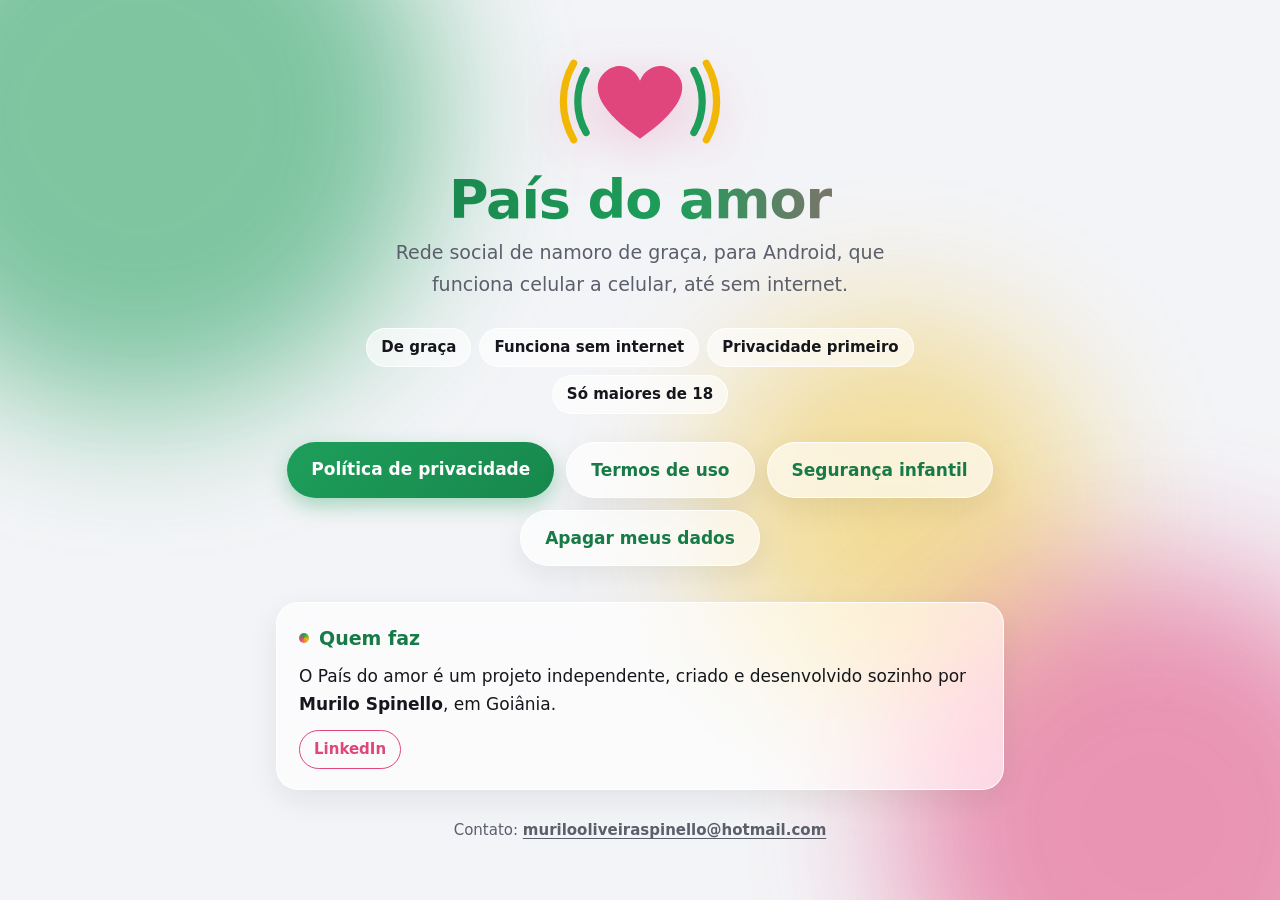
<file: index.html>
<!doctype html>
<html lang="pt-BR">
<head>
  <meta charset="utf-8">
  <meta name="viewport" content="width=device-width, initial-scale=1">
  <title>País do amor</title>
  <meta name="description" content="Rede social de namoro de graça, para Android, que funciona celular a celular, até sem internet.">
  <link rel="icon" href="simbolo.svg" type="image/svg+xml">
  <link rel="stylesheet" href="estilo.css">
</head>
<body>
  <div class="faixa"></div>
  <main class="inicio">
    <img src="simbolo.svg" alt="" width="160">
    <h1>País do amor</h1>
    <p class="frase">Rede social de namoro de graça, para Android, que funciona celular a celular, até sem internet.</p>

    <ul class="selos">
      <li>De graça</li>
      <li>Funciona sem internet</li>
      <li>Privacidade primeiro</li>
      <li>Só maiores de 18</li>
    </ul>

    <div class="botoes">
      <a class="botao" href="privacidade.html">Política de privacidade</a>
      <a class="botao contorno" href="termos.html">Termos de uso</a>
      <a class="botao contorno" href="seguranca-infantil.html">Segurança infantil</a>
      <a class="botao contorno" href="apagar-dados.html">Apagar meus dados</a>
    </div>

    <section class="cartao criador">
      <h2>Quem faz</h2>
      <p>O País do amor é um projeto independente, criado e desenvolvido sozinho por <strong>Murilo Spinello</strong>, em Goiânia.</p>
      <p class="links">
        <a href="https://www.linkedin.com/in/murilo-spinello">LinkedIn</a>
      </p>
    </section>

    <footer>Contato: <a href="mailto:murilooliveiraspinello@hotmail.com">murilooliveiraspinello@hotmail.com</a></footer>
  </main>
</body>
</html>
</file>
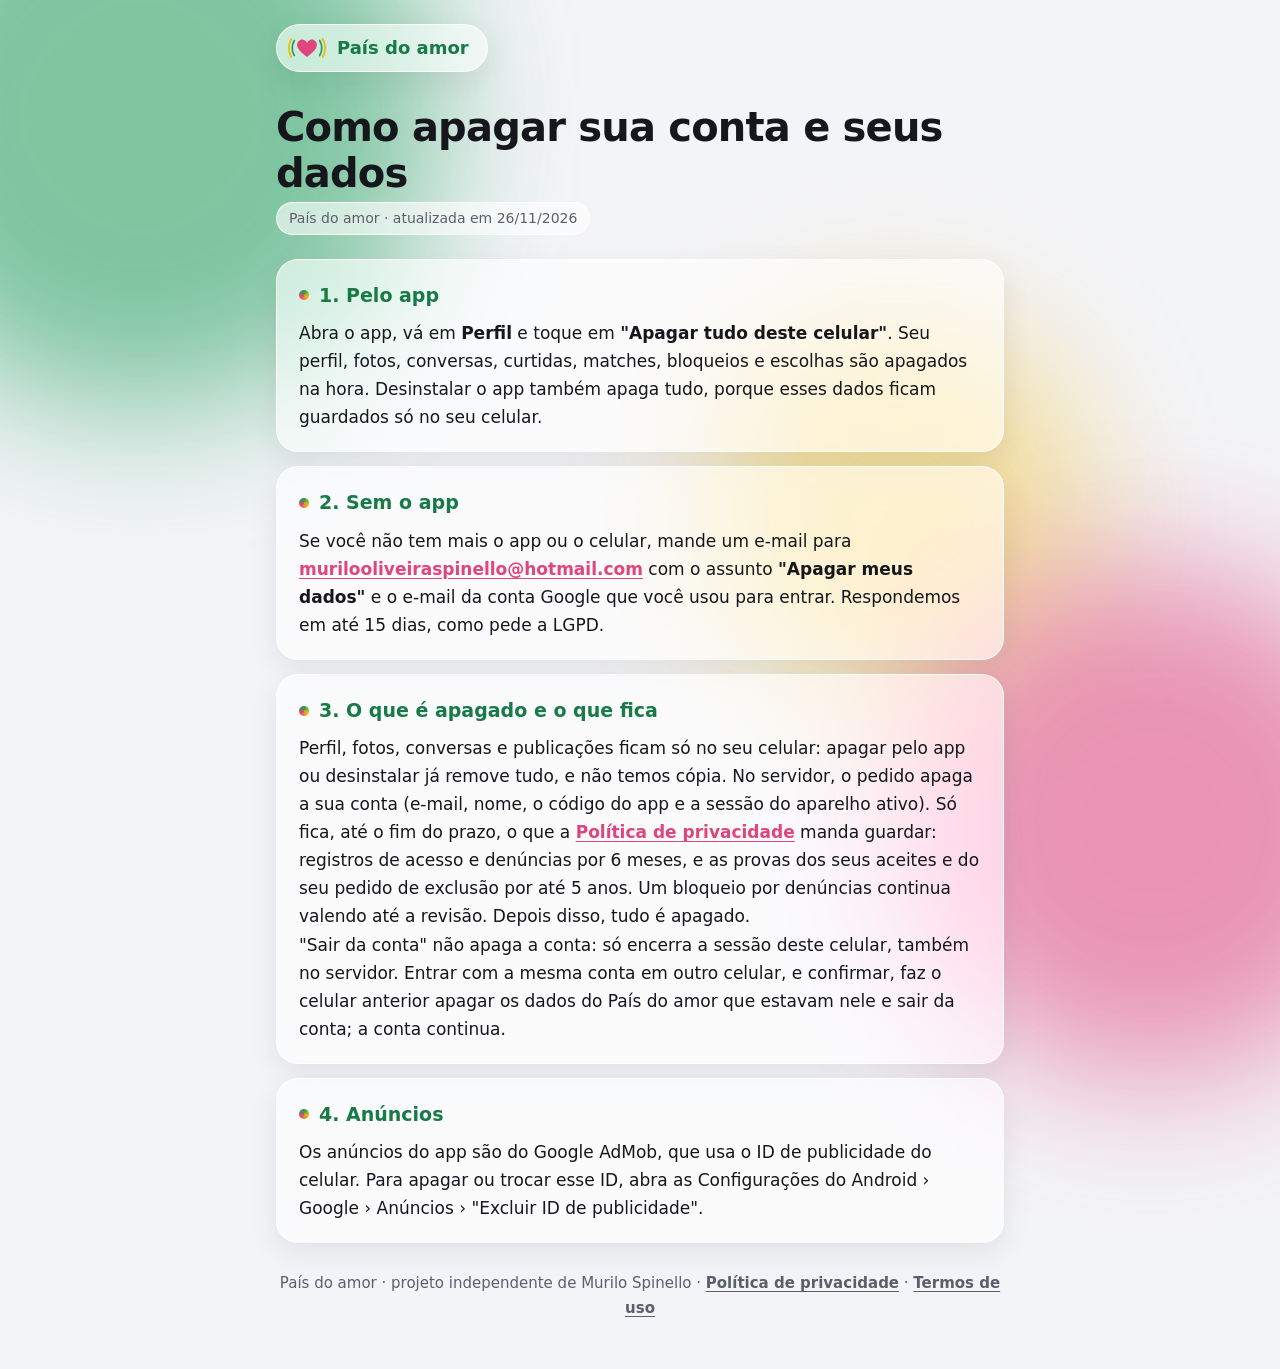
<file: apagar-dados.html>
<!doctype html>
<html lang="pt-BR">
<head>
  <meta charset="utf-8">
  <meta name="viewport" content="width=device-width, initial-scale=1">
  <title>Apagar seus dados · País do amor</title>
  <link rel="icon" href="simbolo.svg" type="image/svg+xml">
  <link rel="stylesheet" href="estilo.css">
</head>
<body>
  <div class="faixa"></div>
  <main>
    <a class="topo" href="./"><img src="simbolo.svg" alt="" width="56"><span>País do amor</span></a>
    <h1>Como apagar sua conta e seus dados</h1>
    <p class="versao">País do amor · atualizada em 26/11/2026</p>

    <section class="cartao">
      <h2>1. Pelo app</h2>
      <p>Abra o app, vá em <strong>Perfil</strong> e toque em <strong>"Apagar tudo deste celular"</strong>. Seu perfil, fotos, conversas, curtidas, matches, bloqueios e escolhas são apagados na hora. Desinstalar o app também apaga tudo, porque esses dados ficam guardados só no seu celular.</p>
    </section>

    <section class="cartao">
      <h2>2. Sem o app</h2>
      <p>Se você não tem mais o app ou o celular, mande um e-mail para <a href="mailto:murilooliveiraspinello@hotmail.com?subject=Apagar%20meus%20dados%20do%20Pa%C3%ADs%20do%20amor">murilooliveiraspinello@hotmail.com</a> com o assunto <strong>"Apagar meus dados"</strong> e o e-mail da conta Google que você usou para entrar. Respondemos em até 15 dias, como pede a LGPD.</p>
    </section>

    <section class="cartao">
      <h2>3. O que é apagado e o que fica</h2>
      <p>Perfil, fotos, conversas e publicações ficam só no seu celular: apagar pelo app ou desinstalar já remove tudo, e não temos cópia. No servidor, o pedido apaga a sua conta (e-mail, nome, o código do app e a sessão do aparelho ativo). Só fica, até o fim do prazo, o que a <a href="privacidade.html">Política de privacidade</a> manda guardar: registros de acesso e denúncias por 6 meses, e as provas dos seus aceites e do seu pedido de exclusão por até 5 anos. Um bloqueio por denúncias continua valendo até a revisão. Depois disso, tudo é apagado.</p>
      <p>"Sair da conta" não apaga a conta: só encerra a sessão deste celular, também no servidor. Entrar com a mesma conta em outro celular, e confirmar, faz o celular anterior apagar os dados do País do amor que estavam nele e sair da conta; a conta continua.</p>
    </section>

    <section class="cartao">
      <h2>4. Anúncios</h2>
      <p>Os anúncios do app são do Google AdMob, que usa o ID de publicidade do celular. Para apagar ou trocar esse ID, abra as Configurações do Android › Google › Anúncios › "Excluir ID de publicidade".</p>
    </section>

    <footer>País do amor · projeto independente de Murilo Spinello · <a href="privacidade.html">Política de privacidade</a> · <a href="termos.html">Termos de uso</a></footer>
  </main>
</body>
</html>
</file>
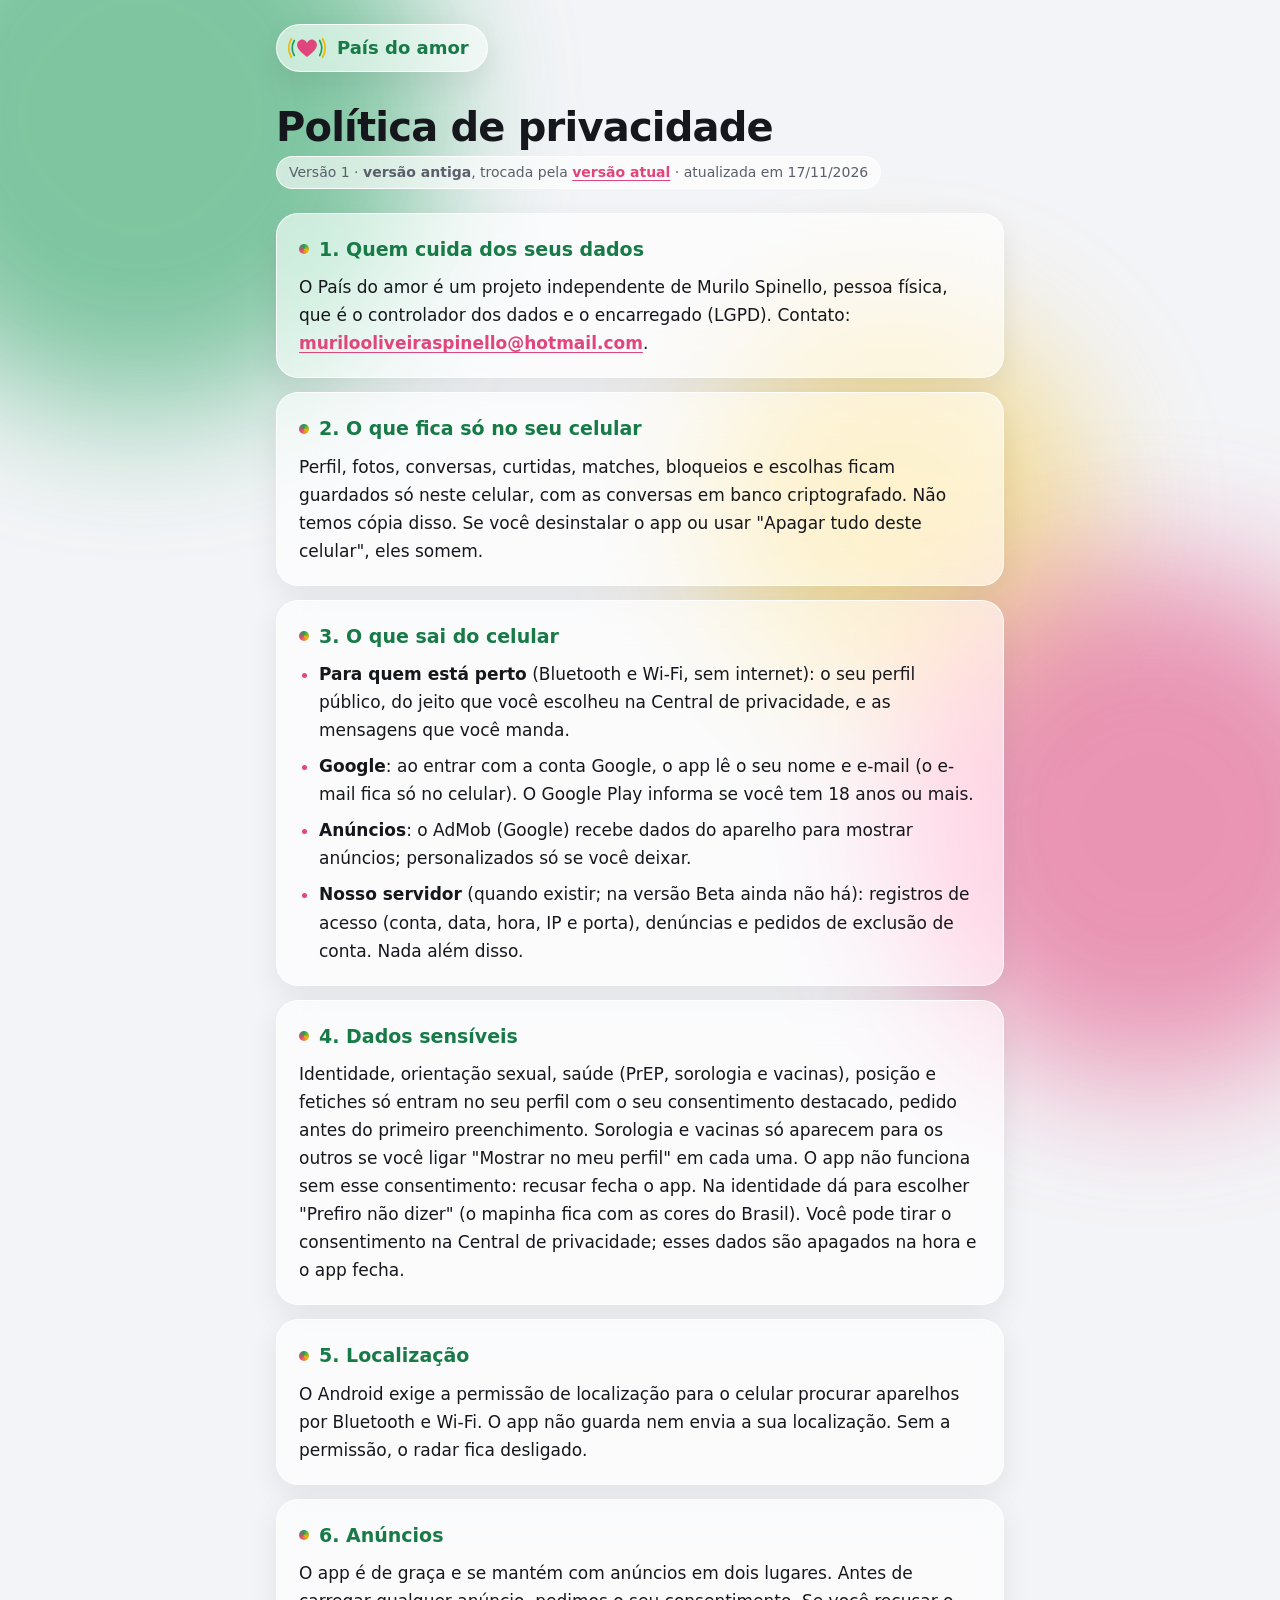
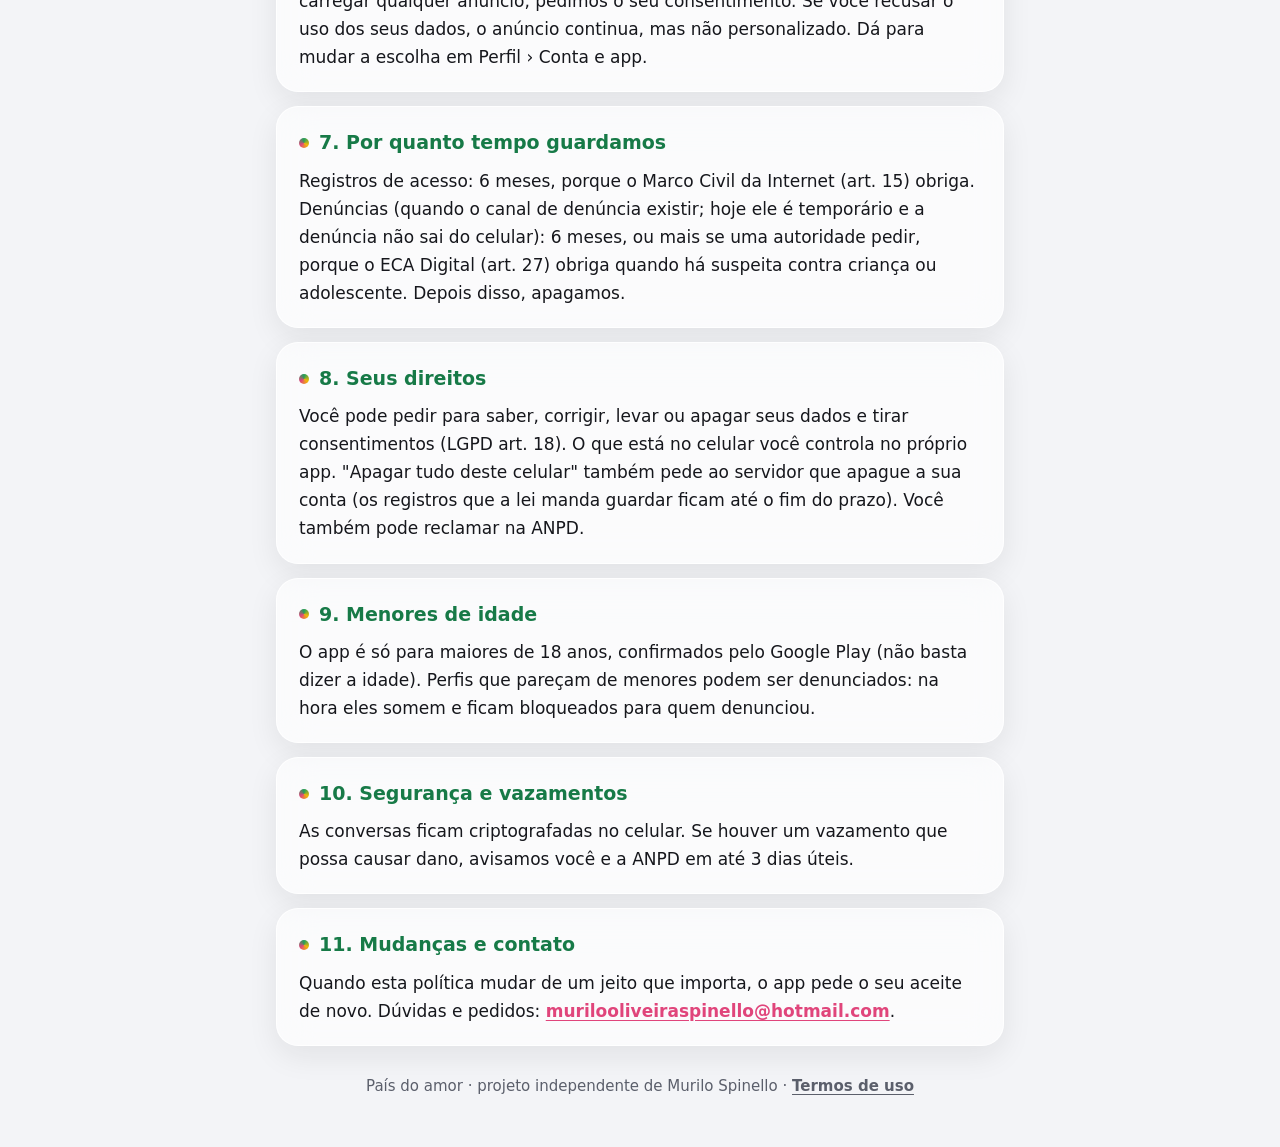
<file: privacidade-v1.html>
<!doctype html>
<html lang="pt-BR">
<head>
  <meta charset="utf-8">
  <meta name="viewport" content="width=device-width, initial-scale=1">
  <title>Política de privacidade · País do amor</title>
  <link rel="icon" href="simbolo.svg" type="image/svg+xml">
  <link rel="stylesheet" href="estilo.css">
</head>
<body>
  <div class="faixa"></div>
  <main>
    <a class="topo" href="./"><img src="simbolo.svg" alt="" width="56"><span>País do amor</span></a>
    <h1>Política de privacidade</h1>
    <p class="versao">Versão 1 · <strong>versão antiga</strong>, trocada pela <a href="privacidade.html">versão atual</a> · atualizada em 17/11/2026</p>

    <section class="cartao">
      <h2>1. Quem cuida dos seus dados</h2>
      <p>O País do amor é um projeto independente de Murilo Spinello, pessoa física, que é o controlador dos dados e o encarregado (LGPD). Contato: <a href="mailto:murilooliveiraspinello@hotmail.com">murilooliveiraspinello@hotmail.com</a>.</p>
    </section>

    <section class="cartao">
      <h2>2. O que fica só no seu celular</h2>
      <p>Perfil, fotos, conversas, curtidas, matches, bloqueios e escolhas ficam guardados só neste celular, com as conversas em banco criptografado. Não temos cópia disso. Se você desinstalar o app ou usar "Apagar tudo deste celular", eles somem.</p>
    </section>

    <section class="cartao">
      <h2>3. O que sai do celular</h2>
      <ul>
        <li><strong>Para quem está perto</strong> (Bluetooth e Wi-Fi, sem internet): o seu perfil público, do jeito que você escolheu na Central de privacidade, e as mensagens que você manda.</li>
        <li><strong>Google</strong>: ao entrar com a conta Google, o app lê o seu nome e e-mail (o e-mail fica só no celular). O Google Play informa se você tem 18 anos ou mais.</li>
        <li><strong>Anúncios</strong>: o AdMob (Google) recebe dados do aparelho para mostrar anúncios; personalizados só se você deixar.</li>
        <li><strong>Nosso servidor</strong> (quando existir; na versão Beta ainda não há): registros de acesso (conta, data, hora, IP e porta), denúncias e pedidos de exclusão de conta. Nada além disso.</li>
      </ul>
    </section>

    <section class="cartao">
      <h2>4. Dados sensíveis</h2>
      <p>Identidade, orientação sexual, saúde (PrEP, sorologia e vacinas), posição e fetiches só entram no seu perfil com o seu consentimento destacado, pedido antes do primeiro preenchimento. Sorologia e vacinas só aparecem para os outros se você ligar "Mostrar no meu perfil" em cada uma. O app não funciona sem esse consentimento: recusar fecha o app. Na identidade dá para escolher "Prefiro não dizer" (o mapinha fica com as cores do Brasil). Você pode tirar o consentimento na Central de privacidade; esses dados são apagados na hora e o app fecha.</p>
    </section>

    <section class="cartao">
      <h2>5. Localização</h2>
      <p>O Android exige a permissão de localização para o celular procurar aparelhos por Bluetooth e Wi-Fi. O app não guarda nem envia a sua localização. Sem a permissão, o radar fica desligado.</p>
    </section>

    <section class="cartao">
      <h2>6. Anúncios</h2>
      <p>O app é de graça e se mantém com anúncios em dois lugares. Antes de carregar qualquer anúncio, pedimos o seu consentimento. Se você recusar o uso dos seus dados, o anúncio continua, mas não personalizado. Dá para mudar a escolha em Perfil › Conta e app.</p>
    </section>

    <section class="cartao">
      <h2>7. Por quanto tempo guardamos</h2>
      <p>Registros de acesso: 6 meses, porque o Marco Civil da Internet (art. 15) obriga. Denúncias (quando o canal de denúncia existir; hoje ele é temporário e a denúncia não sai do celular): 6 meses, ou mais se uma autoridade pedir, porque o ECA Digital (art. 27) obriga quando há suspeita contra criança ou adolescente. Depois disso, apagamos.</p>
    </section>

    <section class="cartao">
      <h2>8. Seus direitos</h2>
      <p>Você pode pedir para saber, corrigir, levar ou apagar seus dados e tirar consentimentos (LGPD art. 18). O que está no celular você controla no próprio app. "Apagar tudo deste celular" também pede ao servidor que apague a sua conta (os registros que a lei manda guardar ficam até o fim do prazo). Você também pode reclamar na ANPD.</p>
    </section>

    <section class="cartao">
      <h2>9. Menores de idade</h2>
      <p>O app é só para maiores de 18 anos, confirmados pelo Google Play (não basta dizer a idade). Perfis que pareçam de menores podem ser denunciados: na hora eles somem e ficam bloqueados para quem denunciou.</p>
    </section>

    <section class="cartao">
      <h2>10. Segurança e vazamentos</h2>
      <p>As conversas ficam criptografadas no celular. Se houver um vazamento que possa causar dano, avisamos você e a ANPD em até 3 dias úteis.</p>
    </section>

    <section class="cartao">
      <h2>11. Mudanças e contato</h2>
      <p>Quando esta política mudar de um jeito que importa, o app pede o seu aceite de novo. Dúvidas e pedidos: <a href="mailto:murilooliveiraspinello@hotmail.com">murilooliveiraspinello@hotmail.com</a>.</p>
    </section>

    <footer>País do amor · projeto independente de Murilo Spinello · <a href="termos.html">Termos de uso</a></footer>
  </main>
</body>
</html>
</file>
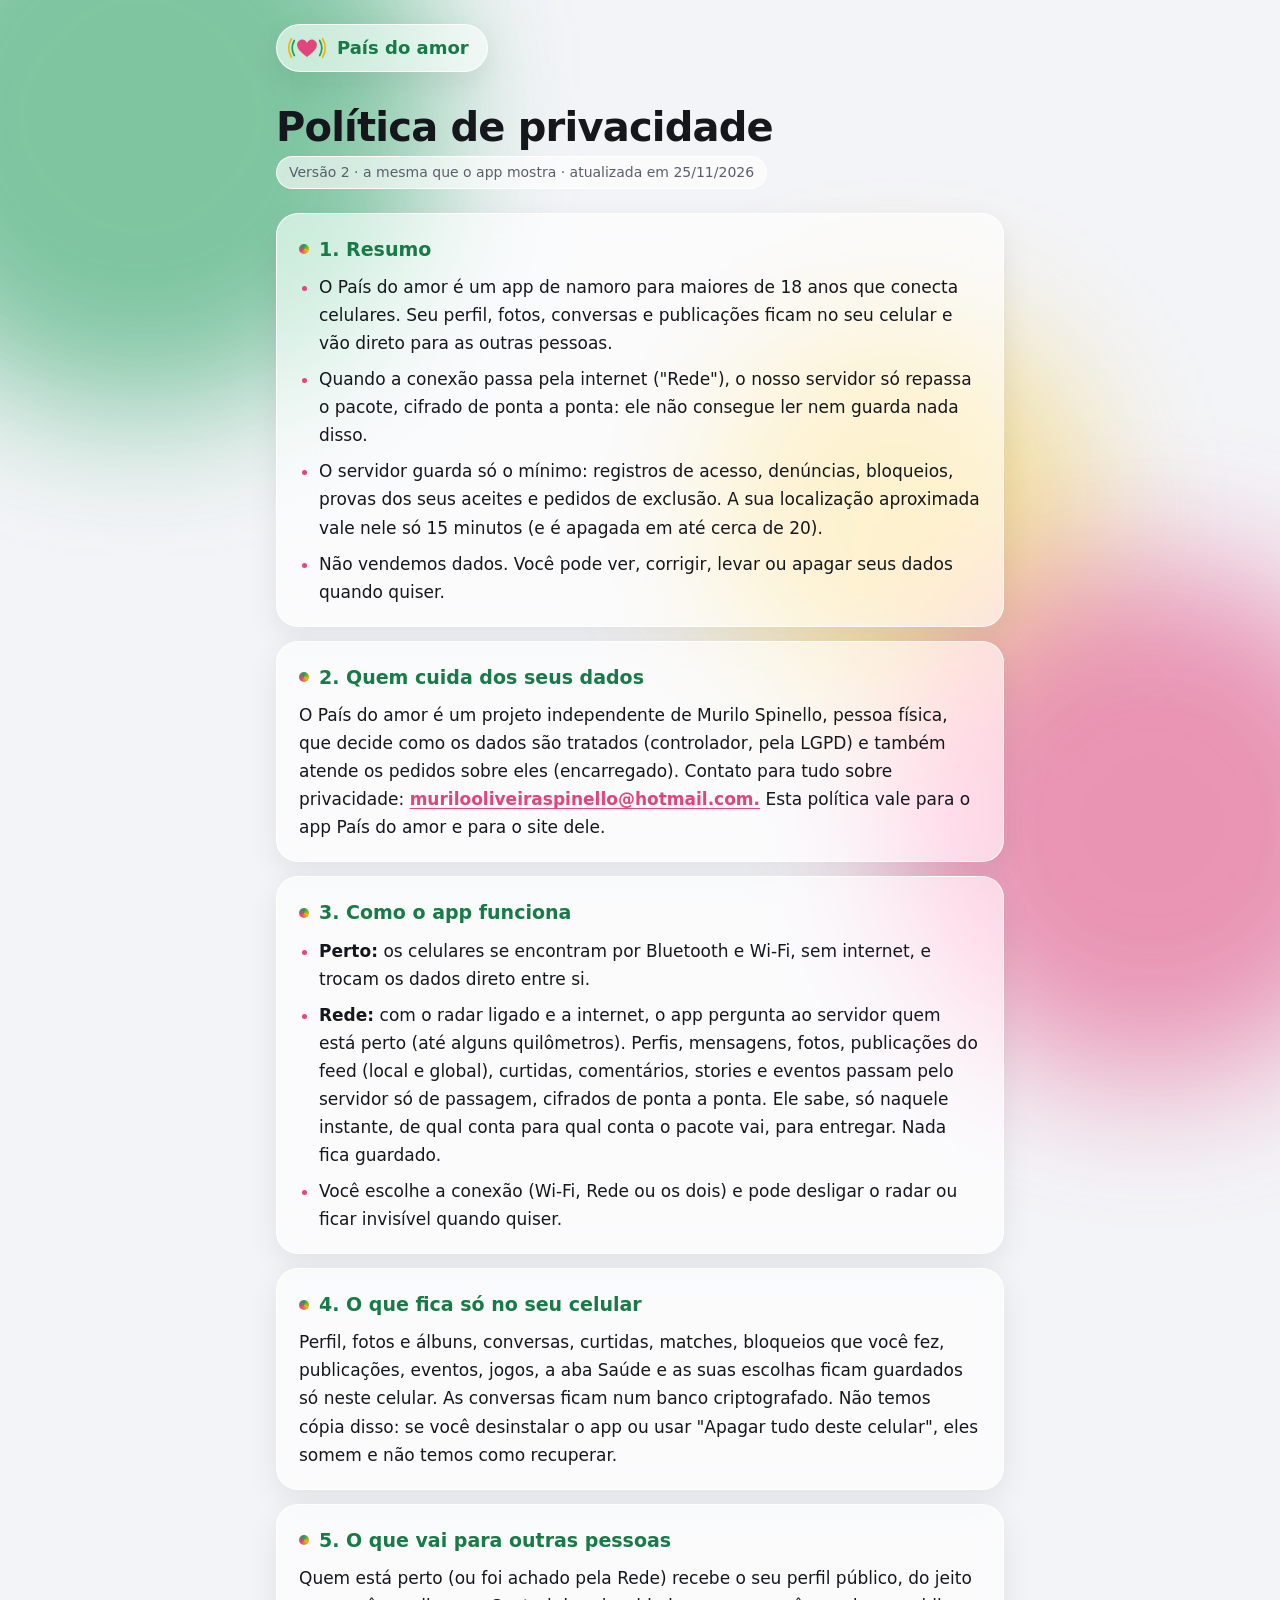
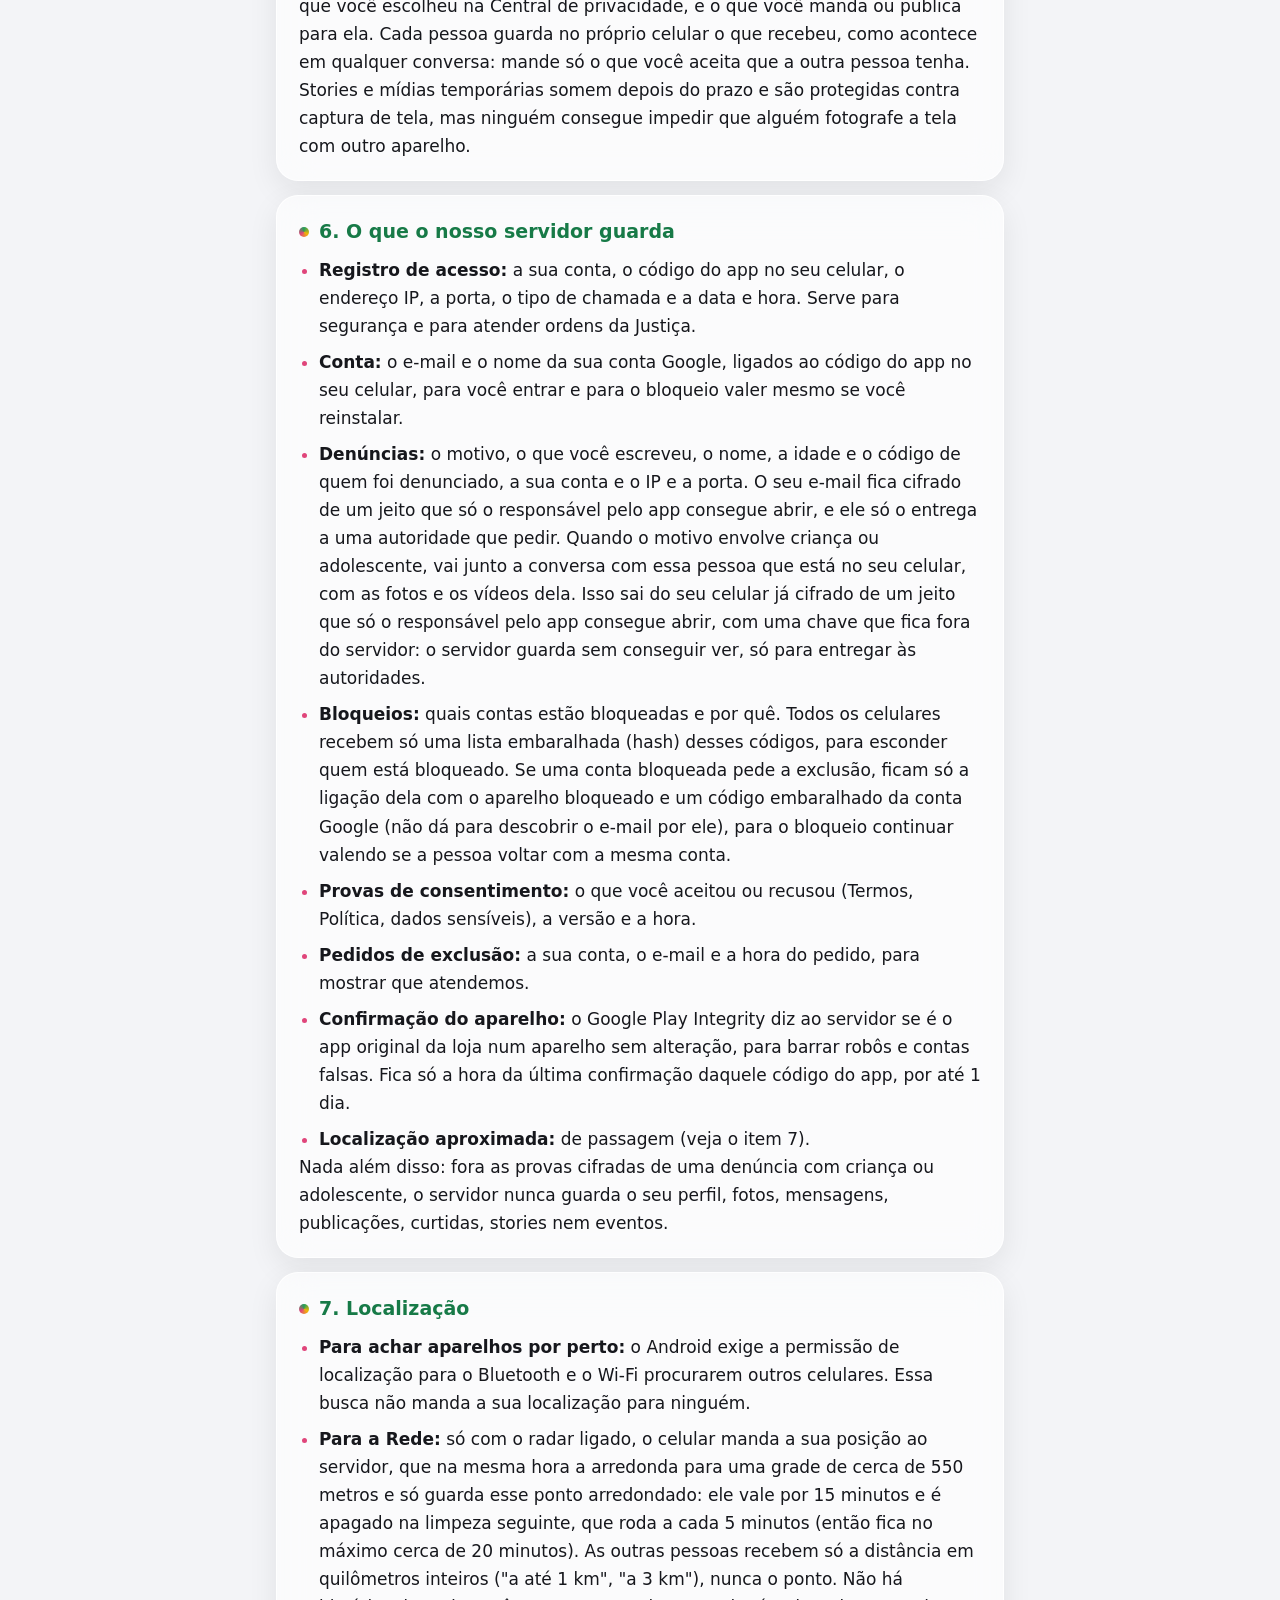
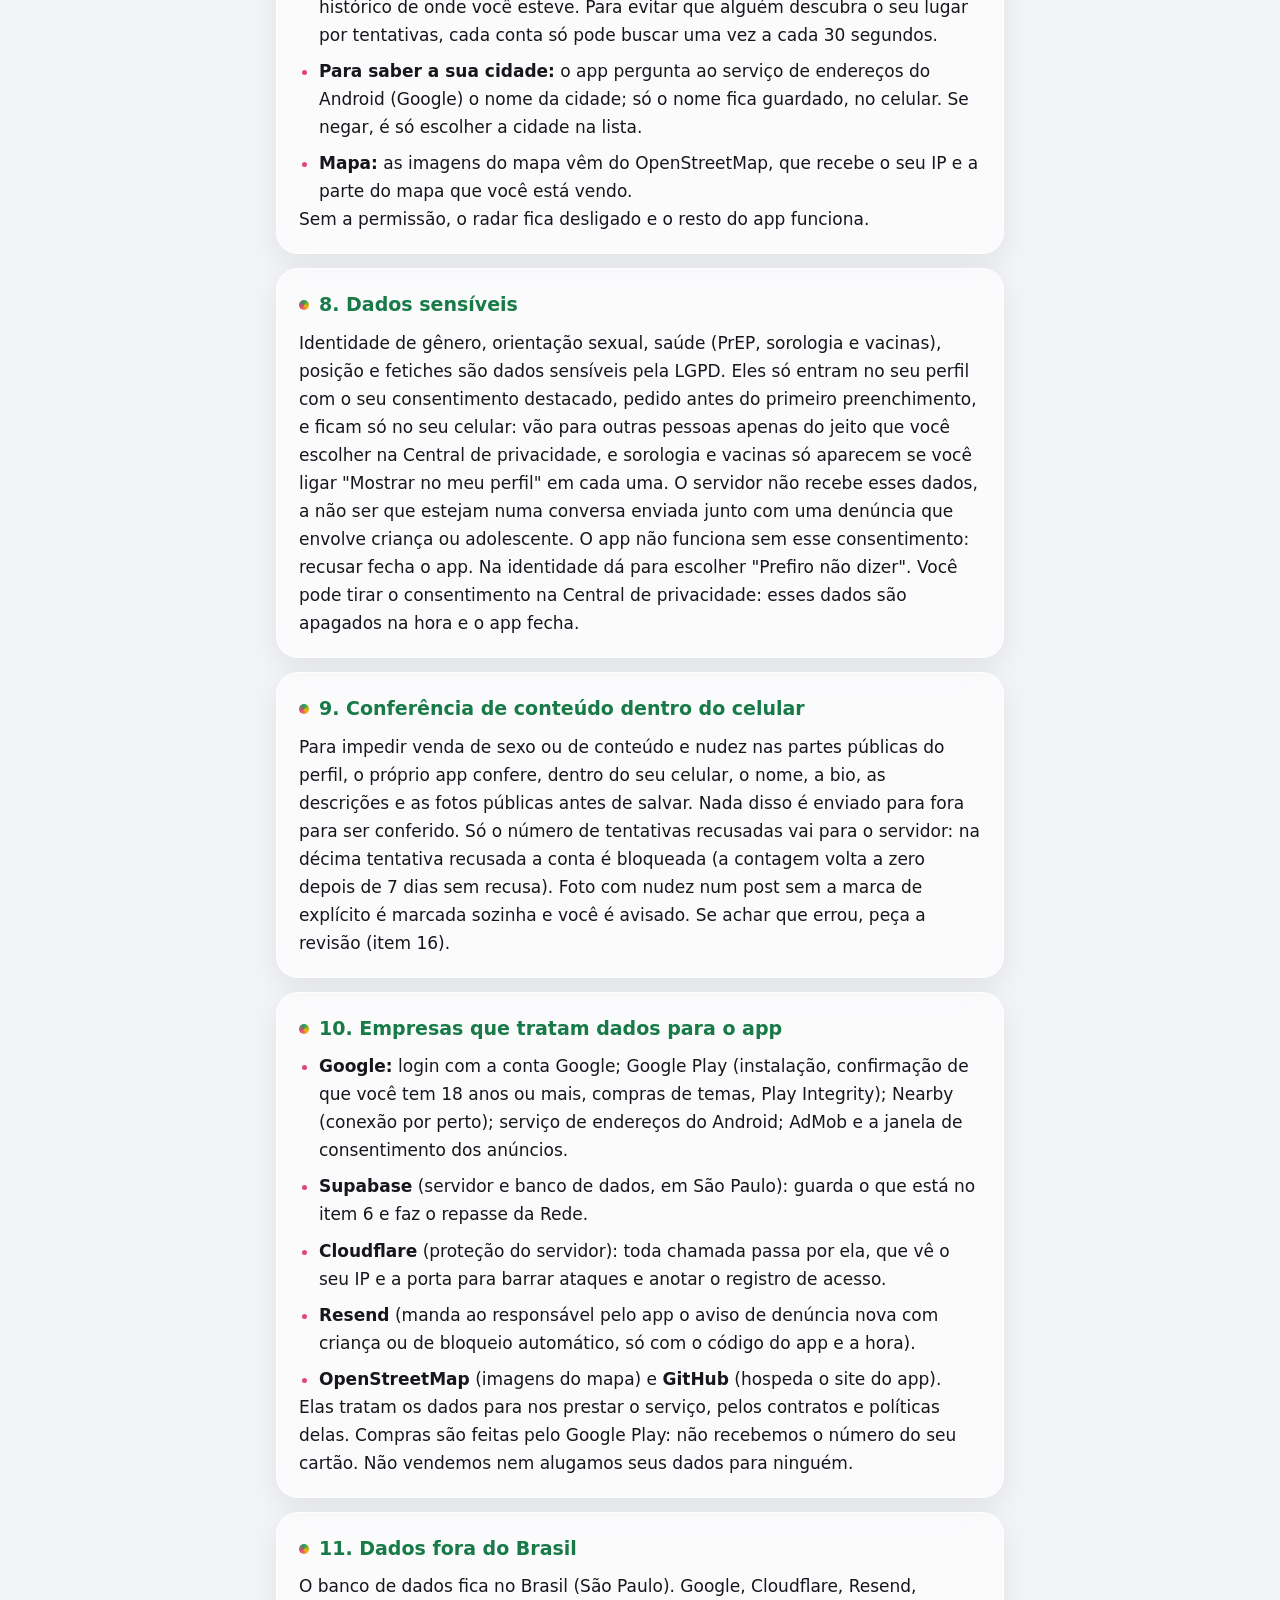
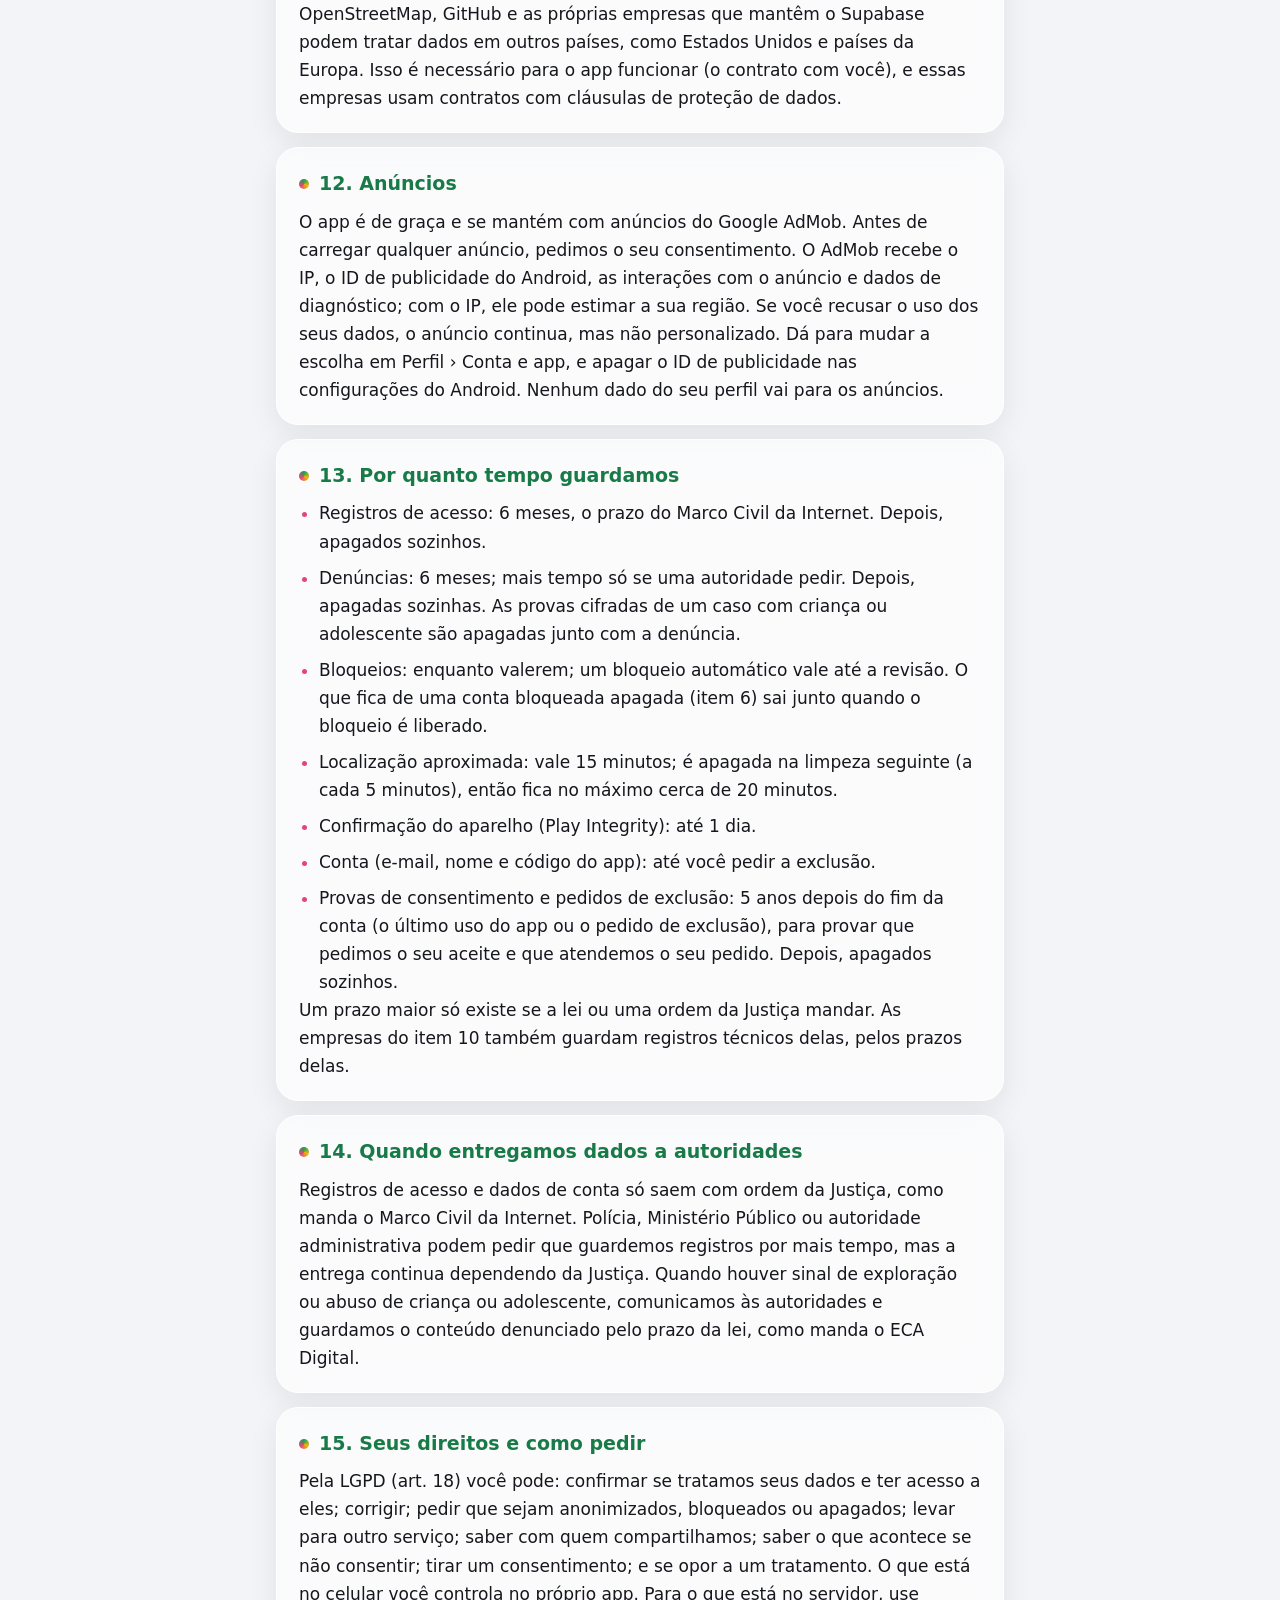
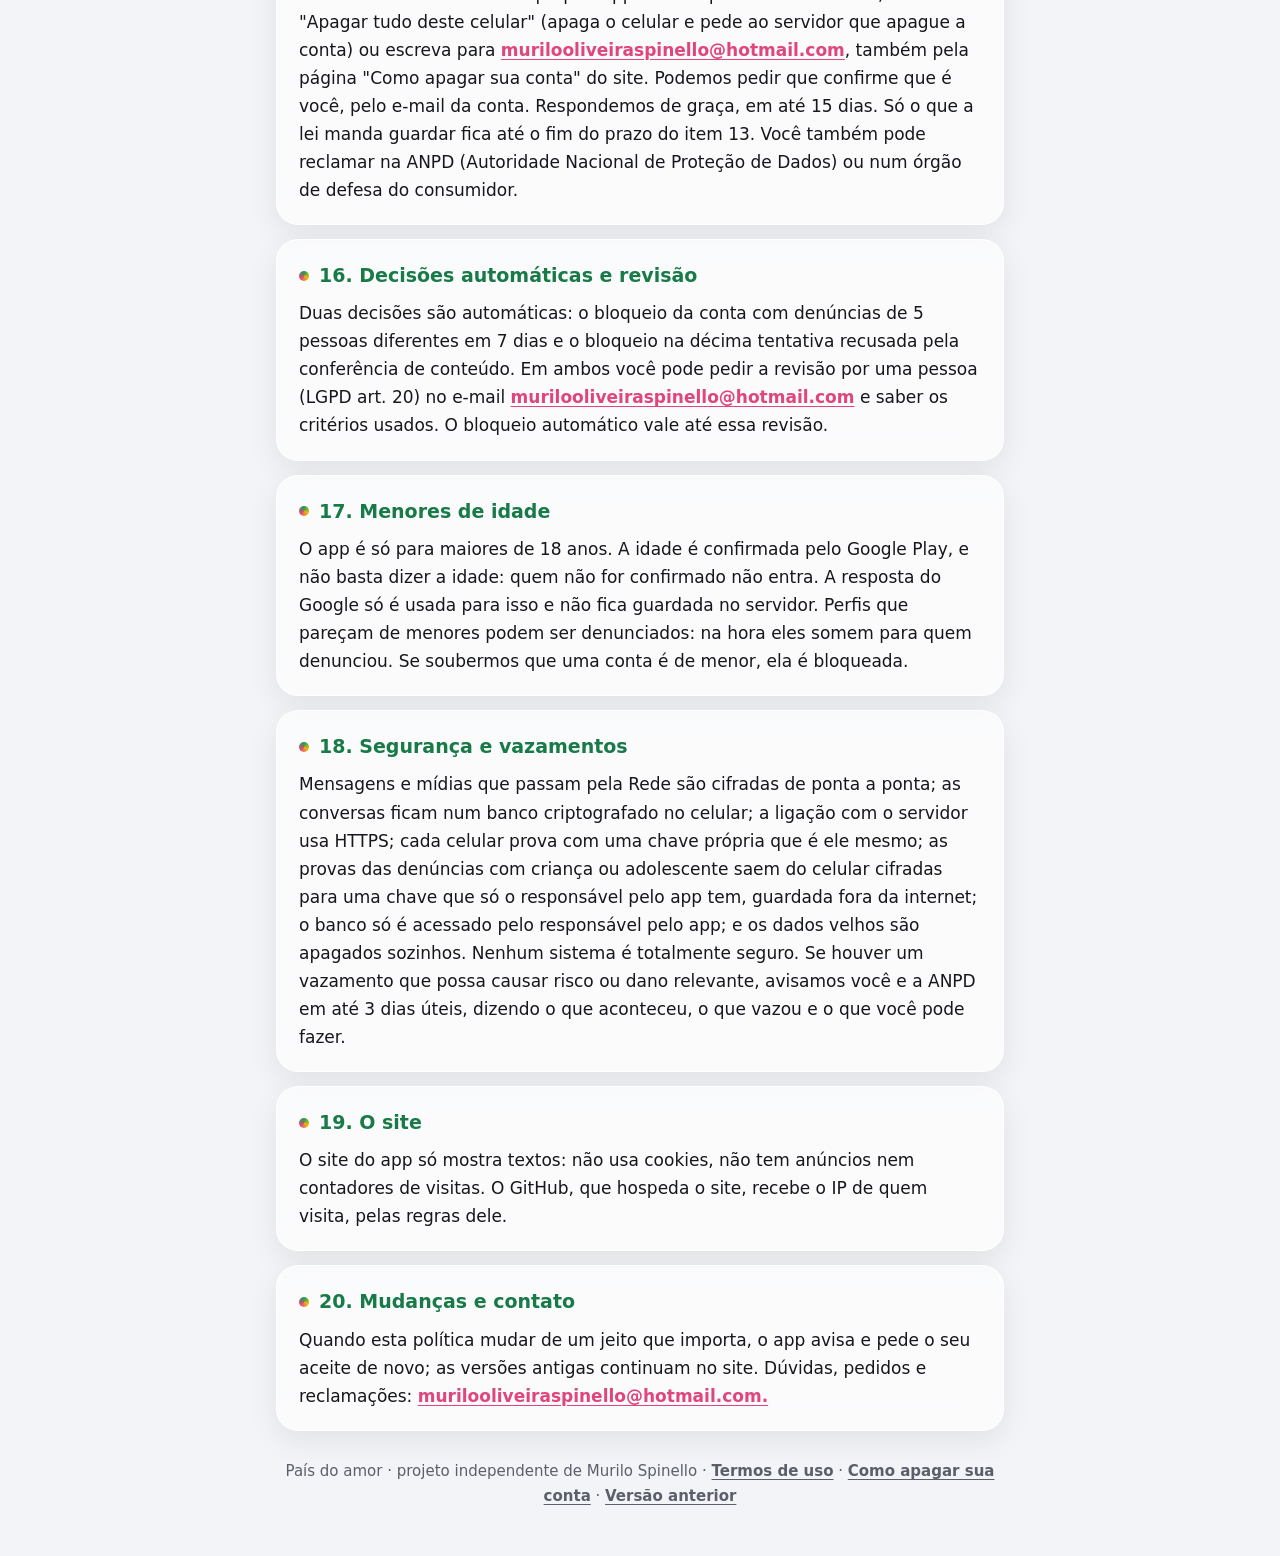
<file: privacidade-v2.html>
<!doctype html>
<html lang="pt-BR">
<head>
  <meta charset="utf-8">
  <meta name="viewport" content="width=device-width, initial-scale=1">
  <title>Política de privacidade · País do amor</title>
  <link rel="icon" href="simbolo.svg" type="image/svg+xml">
  <link rel="stylesheet" href="estilo.css">
</head>
<body>
  <div class="faixa"></div>
  <main>
    <a class="topo" href="./"><img src="simbolo.svg" alt="" width="56"><span>País do amor</span></a>
    <h1>Política de privacidade</h1>
    <p class="versao">Versão 2 · a mesma que o app mostra · atualizada em 25/11/2026</p>

    <section class="cartao">
      <h2>1. Resumo</h2>
      <ul>
        <li>O País do amor é um app de namoro para maiores de 18 anos que conecta celulares. Seu perfil, fotos, conversas e publicações ficam no seu celular e vão direto para as outras pessoas.</li>
        <li>Quando a conexão passa pela internet ("Rede"), o nosso servidor só repassa o pacote, cifrado de ponta a ponta: ele não consegue ler nem guarda nada disso.</li>
        <li>O servidor guarda só o mínimo: registros de acesso, denúncias, bloqueios, provas dos seus aceites e pedidos de exclusão. A sua localização aproximada vale nele só 15 minutos (e é apagada em até cerca de 20).</li>
        <li>Não vendemos dados. Você pode ver, corrigir, levar ou apagar seus dados quando quiser.</li>
      </ul>
    </section>

    <section class="cartao">
      <h2>2. Quem cuida dos seus dados</h2>
      <p>O País do amor é um projeto independente de Murilo Spinello, pessoa física, que decide como os dados são tratados (controlador, pela LGPD) e também atende os pedidos sobre eles (encarregado). Contato para tudo sobre privacidade: <a href="mailto:murilooliveiraspinello@hotmail.com.">murilooliveiraspinello@hotmail.com.</a> Esta política vale para o app País do amor e para o site dele.</p>
    </section>

    <section class="cartao">
      <h2>3. Como o app funciona</h2>
      <ul>
        <li><strong>Perto:</strong> os celulares se encontram por Bluetooth e Wi-Fi, sem internet, e trocam os dados direto entre si.</li>
        <li><strong>Rede:</strong> com o radar ligado e a internet, o app pergunta ao servidor quem está perto (até alguns quilômetros). Perfis, mensagens, fotos, publicações do feed (local e global), curtidas, comentários, stories e eventos passam pelo servidor só de passagem, cifrados de ponta a ponta. Ele sabe, só naquele instante, de qual conta para qual conta o pacote vai, para entregar. Nada fica guardado.</li>
        <li>Você escolhe a conexão (Wi-Fi, Rede ou os dois) e pode desligar o radar ou ficar invisível quando quiser.</li>
      </ul>
    </section>

    <section class="cartao">
      <h2>4. O que fica só no seu celular</h2>
      <p>Perfil, fotos e álbuns, conversas, curtidas, matches, bloqueios que você fez, publicações, eventos, jogos, a aba Saúde e as suas escolhas ficam guardados só neste celular. As conversas ficam num banco criptografado. Não temos cópia disso: se você desinstalar o app ou usar "Apagar tudo deste celular", eles somem e não temos como recuperar.</p>
    </section>

    <section class="cartao">
      <h2>5. O que vai para outras pessoas</h2>
      <p>Quem está perto (ou foi achado pela Rede) recebe o seu perfil público, do jeito que você escolheu na Central de privacidade, e o que você manda ou publica para ela. Cada pessoa guarda no próprio celular o que recebeu, como acontece em qualquer conversa: mande só o que você aceita que a outra pessoa tenha. Stories e mídias temporárias somem depois do prazo e são protegidas contra captura de tela, mas ninguém consegue impedir que alguém fotografe a tela com outro aparelho.</p>
    </section>

    <section class="cartao">
      <h2>6. O que o nosso servidor guarda</h2>
      <ul>
        <li><strong>Registro de acesso:</strong> a sua conta, o código do app no seu celular, o endereço IP, a porta, o tipo de chamada e a data e hora. Serve para segurança e para atender ordens da Justiça.</li>
        <li><strong>Conta:</strong> o e-mail e o nome da sua conta Google, ligados ao código do app no seu celular, para você entrar e para o bloqueio valer mesmo se você reinstalar.</li>
        <li><strong>Denúncias:</strong> o motivo, o que você escreveu, o nome, a idade e o código de quem foi denunciado, a sua conta e o IP e a porta. O seu e-mail fica cifrado de um jeito que só o responsável pelo app consegue abrir, e ele só o entrega a uma autoridade que pedir. Quando o motivo envolve criança ou adolescente, vai junto a conversa com essa pessoa que está no seu celular, com as fotos e os vídeos dela. Isso sai do seu celular já cifrado de um jeito que só o responsável pelo app consegue abrir, com uma chave que fica fora do servidor: o servidor guarda sem conseguir ver, só para entregar às autoridades.</li>
        <li><strong>Bloqueios:</strong> quais contas estão bloqueadas e por quê. Todos os celulares recebem só uma lista embaralhada (hash) desses códigos, para esconder quem está bloqueado. Se uma conta bloqueada pede a exclusão, ficam só a ligação dela com o aparelho bloqueado e um código embaralhado da conta Google (não dá para descobrir o e-mail por ele), para o bloqueio continuar valendo se a pessoa voltar com a mesma conta.</li>
        <li><strong>Provas de consentimento:</strong> o que você aceitou ou recusou (Termos, Política, dados sensíveis), a versão e a hora.</li>
        <li><strong>Pedidos de exclusão:</strong> a sua conta, o e-mail e a hora do pedido, para mostrar que atendemos.</li>
        <li><strong>Confirmação do aparelho:</strong> o Google Play Integrity diz ao servidor se é o app original da loja num aparelho sem alteração, para barrar robôs e contas falsas. Fica só a hora da última confirmação daquele código do app, por até 1 dia.</li>
        <li><strong>Localização aproximada:</strong> de passagem (veja o item 7).</li>
      </ul>
      <p>Nada além disso: fora as provas cifradas de uma denúncia com criança ou adolescente, o servidor nunca guarda o seu perfil, fotos, mensagens, publicações, curtidas, stories nem eventos.</p>
    </section>

    <section class="cartao">
      <h2>7. Localização</h2>
      <ul>
        <li><strong>Para achar aparelhos por perto:</strong> o Android exige a permissão de localização para o Bluetooth e o Wi-Fi procurarem outros celulares. Essa busca não manda a sua localização para ninguém.</li>
        <li><strong>Para a Rede:</strong> só com o radar ligado, o celular manda a sua posição ao servidor, que na mesma hora a arredonda para uma grade de cerca de 550 metros e só guarda esse ponto arredondado: ele vale por 15 minutos e é apagado na limpeza seguinte, que roda a cada 5 minutos (então fica no máximo cerca de 20 minutos). As outras pessoas recebem só a distância em quilômetros inteiros ("a até 1 km", "a 3 km"), nunca o ponto. Não há histórico de onde você esteve. Para evitar que alguém descubra o seu lugar por tentativas, cada conta só pode buscar uma vez a cada 30 segundos.</li>
        <li><strong>Para saber a sua cidade:</strong> o app pergunta ao serviço de endereços do Android (Google) o nome da cidade; só o nome fica guardado, no celular. Se negar, é só escolher a cidade na lista.</li>
        <li><strong>Mapa:</strong> as imagens do mapa vêm do OpenStreetMap, que recebe o seu IP e a parte do mapa que você está vendo.</li>
      </ul>
      <p>Sem a permissão, o radar fica desligado e o resto do app funciona.</p>
    </section>

    <section class="cartao">
      <h2>8. Dados sensíveis</h2>
      <p>Identidade de gênero, orientação sexual, saúde (PrEP, sorologia e vacinas), posição e fetiches são dados sensíveis pela LGPD. Eles só entram no seu perfil com o seu consentimento destacado, pedido antes do primeiro preenchimento, e ficam só no seu celular: vão para outras pessoas apenas do jeito que você escolher na Central de privacidade, e sorologia e vacinas só aparecem se você ligar "Mostrar no meu perfil" em cada uma. O servidor não recebe esses dados, a não ser que estejam numa conversa enviada junto com uma denúncia que envolve criança ou adolescente. O app não funciona sem esse consentimento: recusar fecha o app. Na identidade dá para escolher "Prefiro não dizer". Você pode tirar o consentimento na Central de privacidade: esses dados são apagados na hora e o app fecha.</p>
    </section>

    <section class="cartao">
      <h2>9. Conferência de conteúdo dentro do celular</h2>
      <p>Para impedir venda de sexo ou de conteúdo e nudez nas partes públicas do perfil, o próprio app confere, dentro do seu celular, o nome, a bio, as descrições e as fotos públicas antes de salvar. Nada disso é enviado para fora para ser conferido. Só o número de tentativas recusadas vai para o servidor: na décima tentativa recusada a conta é bloqueada (a contagem volta a zero depois de 7 dias sem recusa). Foto com nudez num post sem a marca de explícito é marcada sozinha e você é avisado. Se achar que errou, peça a revisão (item 16).</p>
    </section>

    <section class="cartao">
      <h2>10. Empresas que tratam dados para o app</h2>
      <ul>
        <li><strong>Google:</strong> login com a conta Google; Google Play (instalação, confirmação de que você tem 18 anos ou mais, compras de temas, Play Integrity); Nearby (conexão por perto); serviço de endereços do Android; AdMob e a janela de consentimento dos anúncios.</li>
        <li><strong>Supabase</strong> (servidor e banco de dados, em São Paulo): guarda o que está no item 6 e faz o repasse da Rede.</li>
        <li><strong>Cloudflare</strong> (proteção do servidor): toda chamada passa por ela, que vê o seu IP e a porta para barrar ataques e anotar o registro de acesso.</li>
        <li><strong>Resend</strong> (manda ao responsável pelo app o aviso de denúncia nova com criança ou de bloqueio automático, só com o código do app e a hora).</li>
        <li><strong>OpenStreetMap</strong> (imagens do mapa) e <strong>GitHub</strong> (hospeda o site do app).</li>
      </ul>
      <p>Elas tratam os dados para nos prestar o serviço, pelos contratos e políticas delas. Compras são feitas pelo Google Play: não recebemos o número do seu cartão. Não vendemos nem alugamos seus dados para ninguém.</p>
    </section>

    <section class="cartao">
      <h2>11. Dados fora do Brasil</h2>
      <p>O banco de dados fica no Brasil (São Paulo). Google, Cloudflare, Resend, OpenStreetMap, GitHub e as próprias empresas que mantêm o Supabase podem tratar dados em outros países, como Estados Unidos e países da Europa. Isso é necessário para o app funcionar (o contrato com você), e essas empresas usam contratos com cláusulas de proteção de dados.</p>
    </section>

    <section class="cartao">
      <h2>12. Anúncios</h2>
      <p>O app é de graça e se mantém com anúncios do Google AdMob. Antes de carregar qualquer anúncio, pedimos o seu consentimento. O AdMob recebe o IP, o ID de publicidade do Android, as interações com o anúncio e dados de diagnóstico; com o IP, ele pode estimar a sua região. Se você recusar o uso dos seus dados, o anúncio continua, mas não personalizado. Dá para mudar a escolha em Perfil › Conta e app, e apagar o ID de publicidade nas configurações do Android. Nenhum dado do seu perfil vai para os anúncios.</p>
    </section>

    <section class="cartao">
      <h2>13. Por quanto tempo guardamos</h2>
      <ul>
        <li>Registros de acesso: 6 meses, o prazo do Marco Civil da Internet. Depois, apagados sozinhos.</li>
        <li>Denúncias: 6 meses; mais tempo só se uma autoridade pedir. Depois, apagadas sozinhas. As provas cifradas de um caso com criança ou adolescente são apagadas junto com a denúncia.</li>
        <li>Bloqueios: enquanto valerem; um bloqueio automático vale até a revisão. O que fica de uma conta bloqueada apagada (item 6) sai junto quando o bloqueio é liberado.</li>
        <li>Localização aproximada: vale 15 minutos; é apagada na limpeza seguinte (a cada 5 minutos), então fica no máximo cerca de 20 minutos.</li>
        <li>Confirmação do aparelho (Play Integrity): até 1 dia.</li>
        <li>Conta (e-mail, nome e código do app): até você pedir a exclusão.</li>
        <li>Provas de consentimento e pedidos de exclusão: 5 anos depois do fim da conta (o último uso do app ou o pedido de exclusão), para provar que pedimos o seu aceite e que atendemos o seu pedido. Depois, apagados sozinhos.</li>
      </ul>
      <p>Um prazo maior só existe se a lei ou uma ordem da Justiça mandar. As empresas do item 10 também guardam registros técnicos delas, pelos prazos delas.</p>
    </section>

    <section class="cartao">
      <h2>14. Quando entregamos dados a autoridades</h2>
      <p>Registros de acesso e dados de conta só saem com ordem da Justiça, como manda o Marco Civil da Internet. Polícia, Ministério Público ou autoridade administrativa podem pedir que guardemos registros por mais tempo, mas a entrega continua dependendo da Justiça. Quando houver sinal de exploração ou abuso de criança ou adolescente, comunicamos às autoridades e guardamos o conteúdo denunciado pelo prazo da lei, como manda o ECA Digital.</p>
    </section>

    <section class="cartao">
      <h2>15. Seus direitos e como pedir</h2>
      <p>Pela LGPD (art. 18) você pode: confirmar se tratamos seus dados e ter acesso a eles; corrigir; pedir que sejam anonimizados, bloqueados ou apagados; levar para outro serviço; saber com quem compartilhamos; saber o que acontece se não consentir; tirar um consentimento; e se opor a um tratamento. O que está no celular você controla no próprio app. Para o que está no servidor, use "Apagar tudo deste celular" (apaga o celular e pede ao servidor que apague a conta) ou escreva para <a href="mailto:murilooliveiraspinello@hotmail.com">murilooliveiraspinello@hotmail.com</a>, também pela página "Como apagar sua conta" do site. Podemos pedir que confirme que é você, pelo e-mail da conta. Respondemos de graça, em até 15 dias. Só o que a lei manda guardar fica até o fim do prazo do item 13. Você também pode reclamar na ANPD (Autoridade Nacional de Proteção de Dados) ou num órgão de defesa do consumidor.</p>
    </section>

    <section class="cartao">
      <h2>16. Decisões automáticas e revisão</h2>
      <p>Duas decisões são automáticas: o bloqueio da conta com denúncias de 5 pessoas diferentes em 7 dias e o bloqueio na décima tentativa recusada pela conferência de conteúdo. Em ambos você pode pedir a revisão por uma pessoa (LGPD art. 20) no e-mail <a href="mailto:murilooliveiraspinello@hotmail.com">murilooliveiraspinello@hotmail.com</a> e saber os critérios usados. O bloqueio automático vale até essa revisão.</p>
    </section>

    <section class="cartao">
      <h2>17. Menores de idade</h2>
      <p>O app é só para maiores de 18 anos. A idade é confirmada pelo Google Play, e não basta dizer a idade: quem não for confirmado não entra. A resposta do Google só é usada para isso e não fica guardada no servidor. Perfis que pareçam de menores podem ser denunciados: na hora eles somem para quem denunciou. Se soubermos que uma conta é de menor, ela é bloqueada.</p>
    </section>

    <section class="cartao">
      <h2>18. Segurança e vazamentos</h2>
      <p>Mensagens e mídias que passam pela Rede são cifradas de ponta a ponta; as conversas ficam num banco criptografado no celular; a ligação com o servidor usa HTTPS; cada celular prova com uma chave própria que é ele mesmo; as provas das denúncias com criança ou adolescente saem do celular cifradas para uma chave que só o responsável pelo app tem, guardada fora da internet; o banco só é acessado pelo responsável pelo app; e os dados velhos são apagados sozinhos. Nenhum sistema é totalmente seguro. Se houver um vazamento que possa causar risco ou dano relevante, avisamos você e a ANPD em até 3 dias úteis, dizendo o que aconteceu, o que vazou e o que você pode fazer.</p>
    </section>

    <section class="cartao">
      <h2>19. O site</h2>
      <p>O site do app só mostra textos: não usa cookies, não tem anúncios nem contadores de visitas. O GitHub, que hospeda o site, recebe o IP de quem visita, pelas regras dele.</p>
    </section>

    <section class="cartao">
      <h2>20. Mudanças e contato</h2>
      <p>Quando esta política mudar de um jeito que importa, o app avisa e pede o seu aceite de novo; as versões antigas continuam no site. Dúvidas, pedidos e reclamações: <a href="mailto:murilooliveiraspinello@hotmail.com.">murilooliveiraspinello@hotmail.com.</a></p>
    </section>

    <footer>País do amor · projeto independente de Murilo Spinello · <a href="termos.html">Termos de uso</a> · <a href="apagar-dados.html">Como apagar sua conta</a> · <a href="privacidade-v1.html">Versão anterior</a></footer>
  </main>
</body>
</html>
</file>
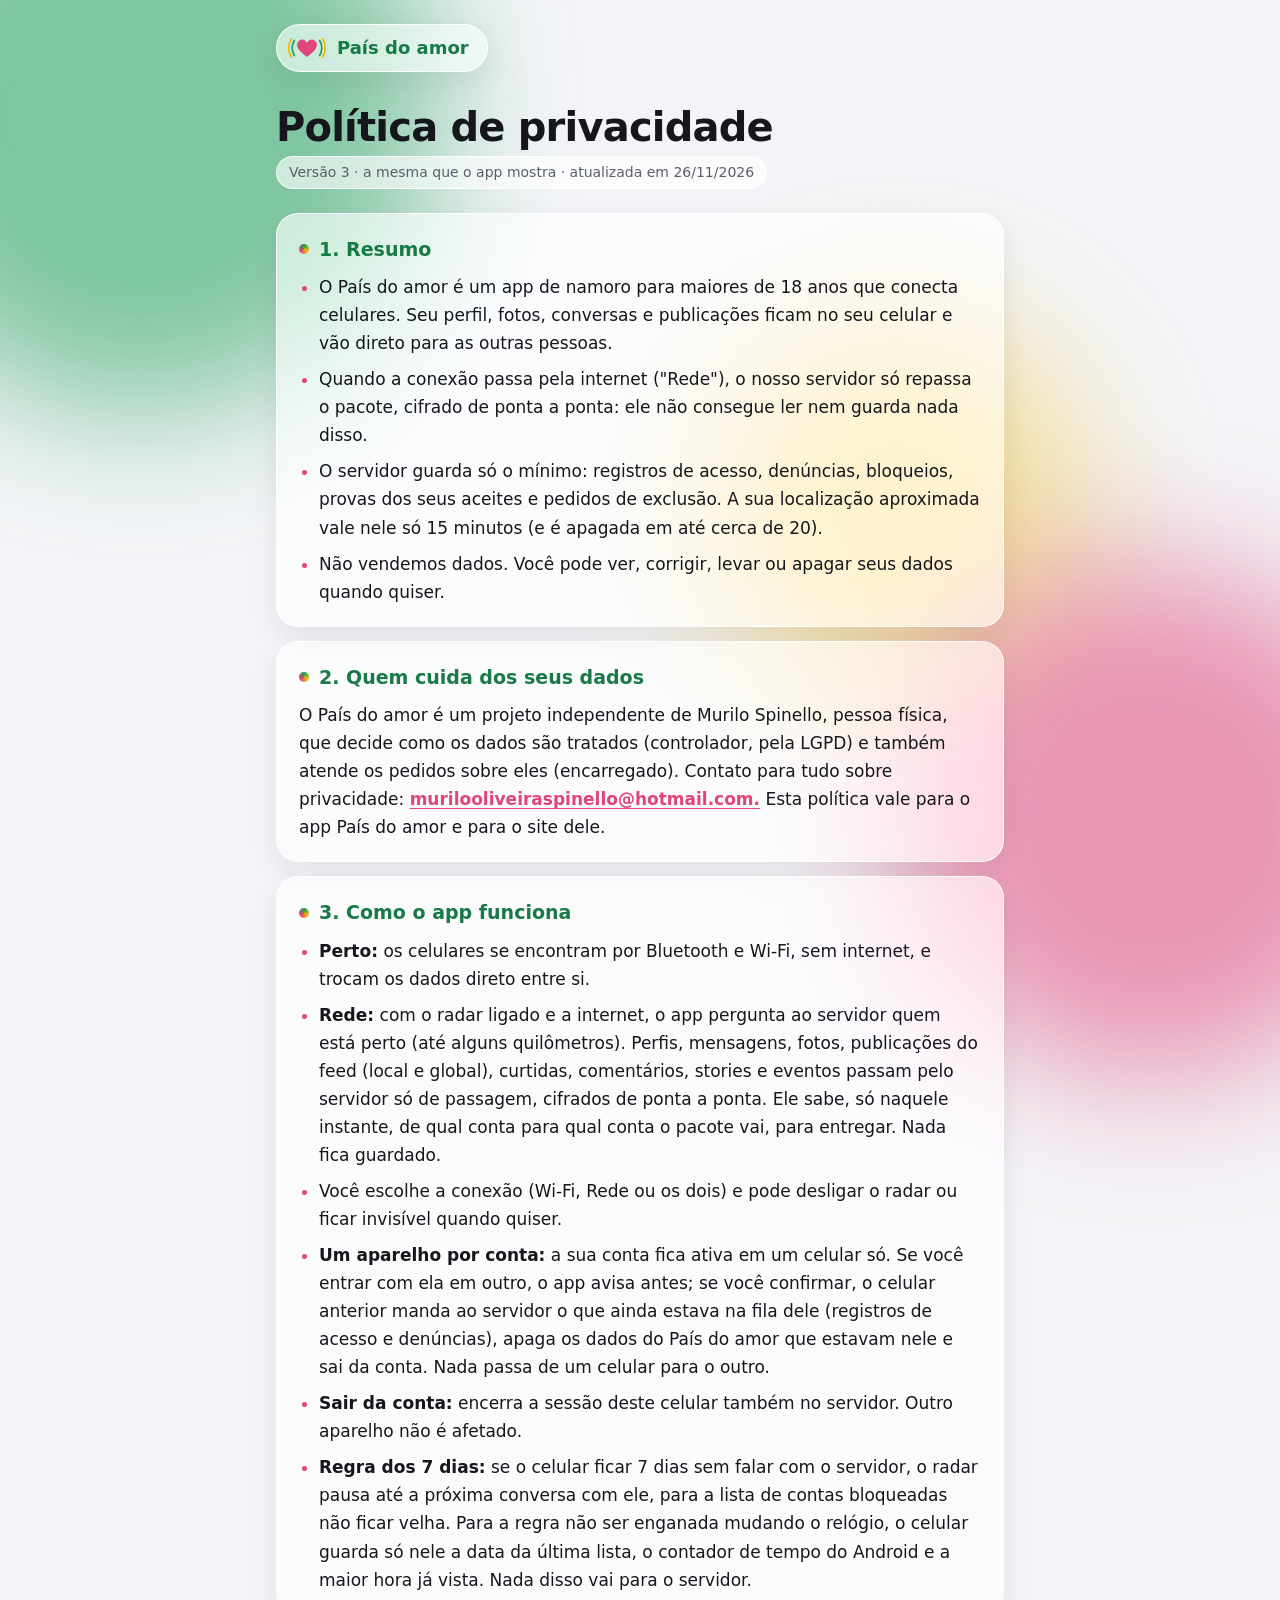
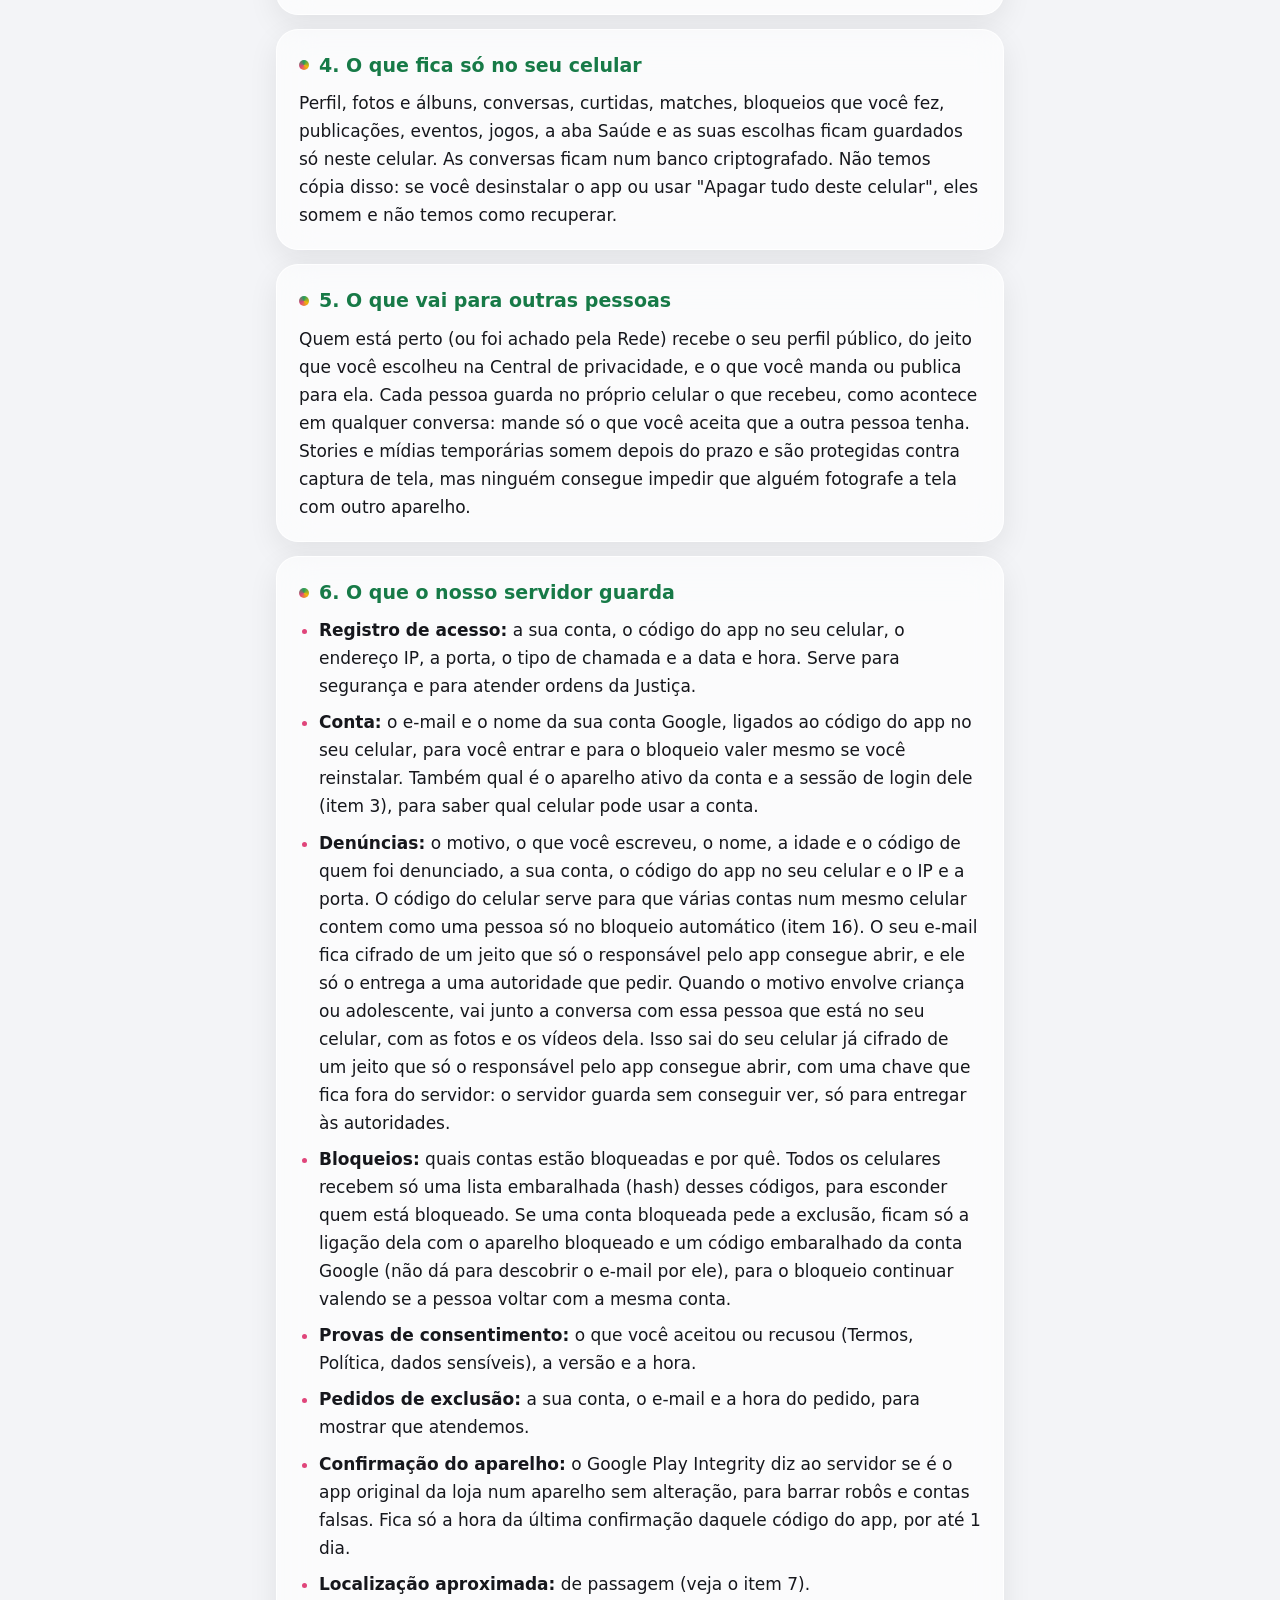
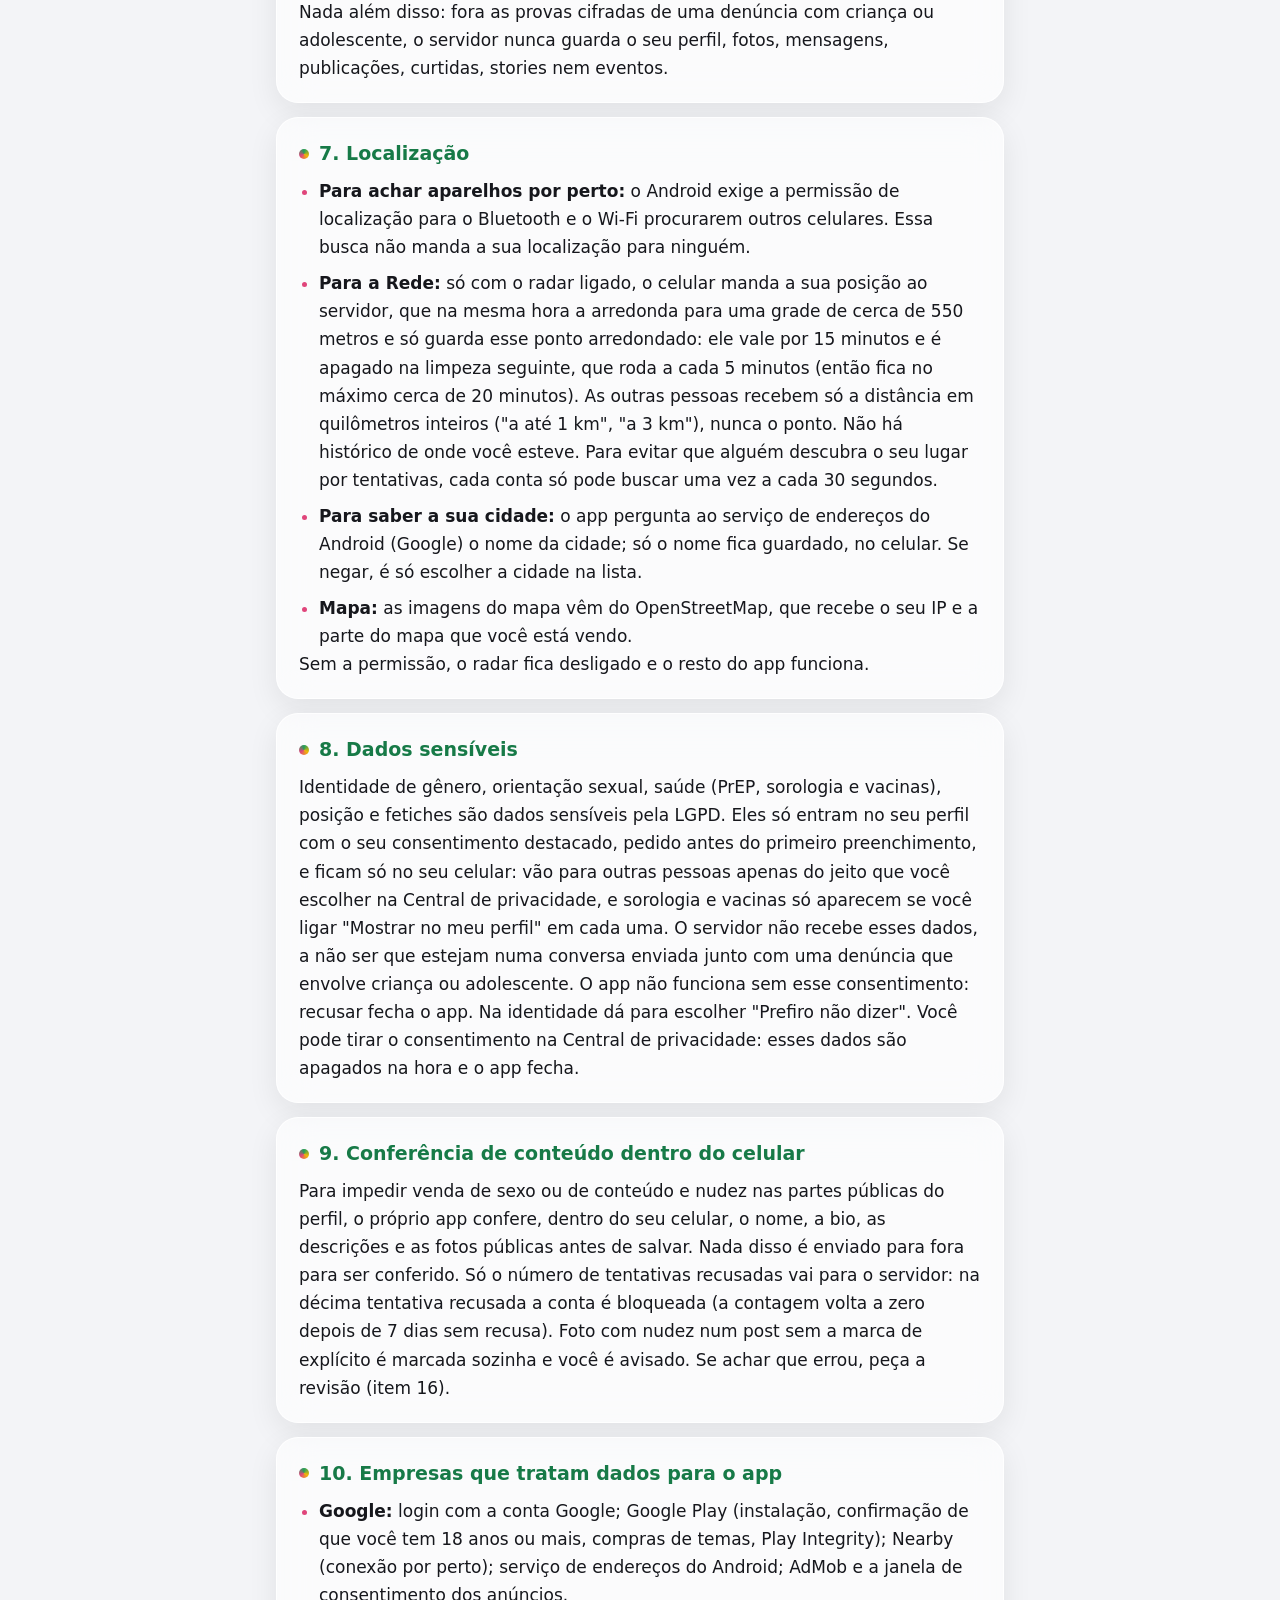
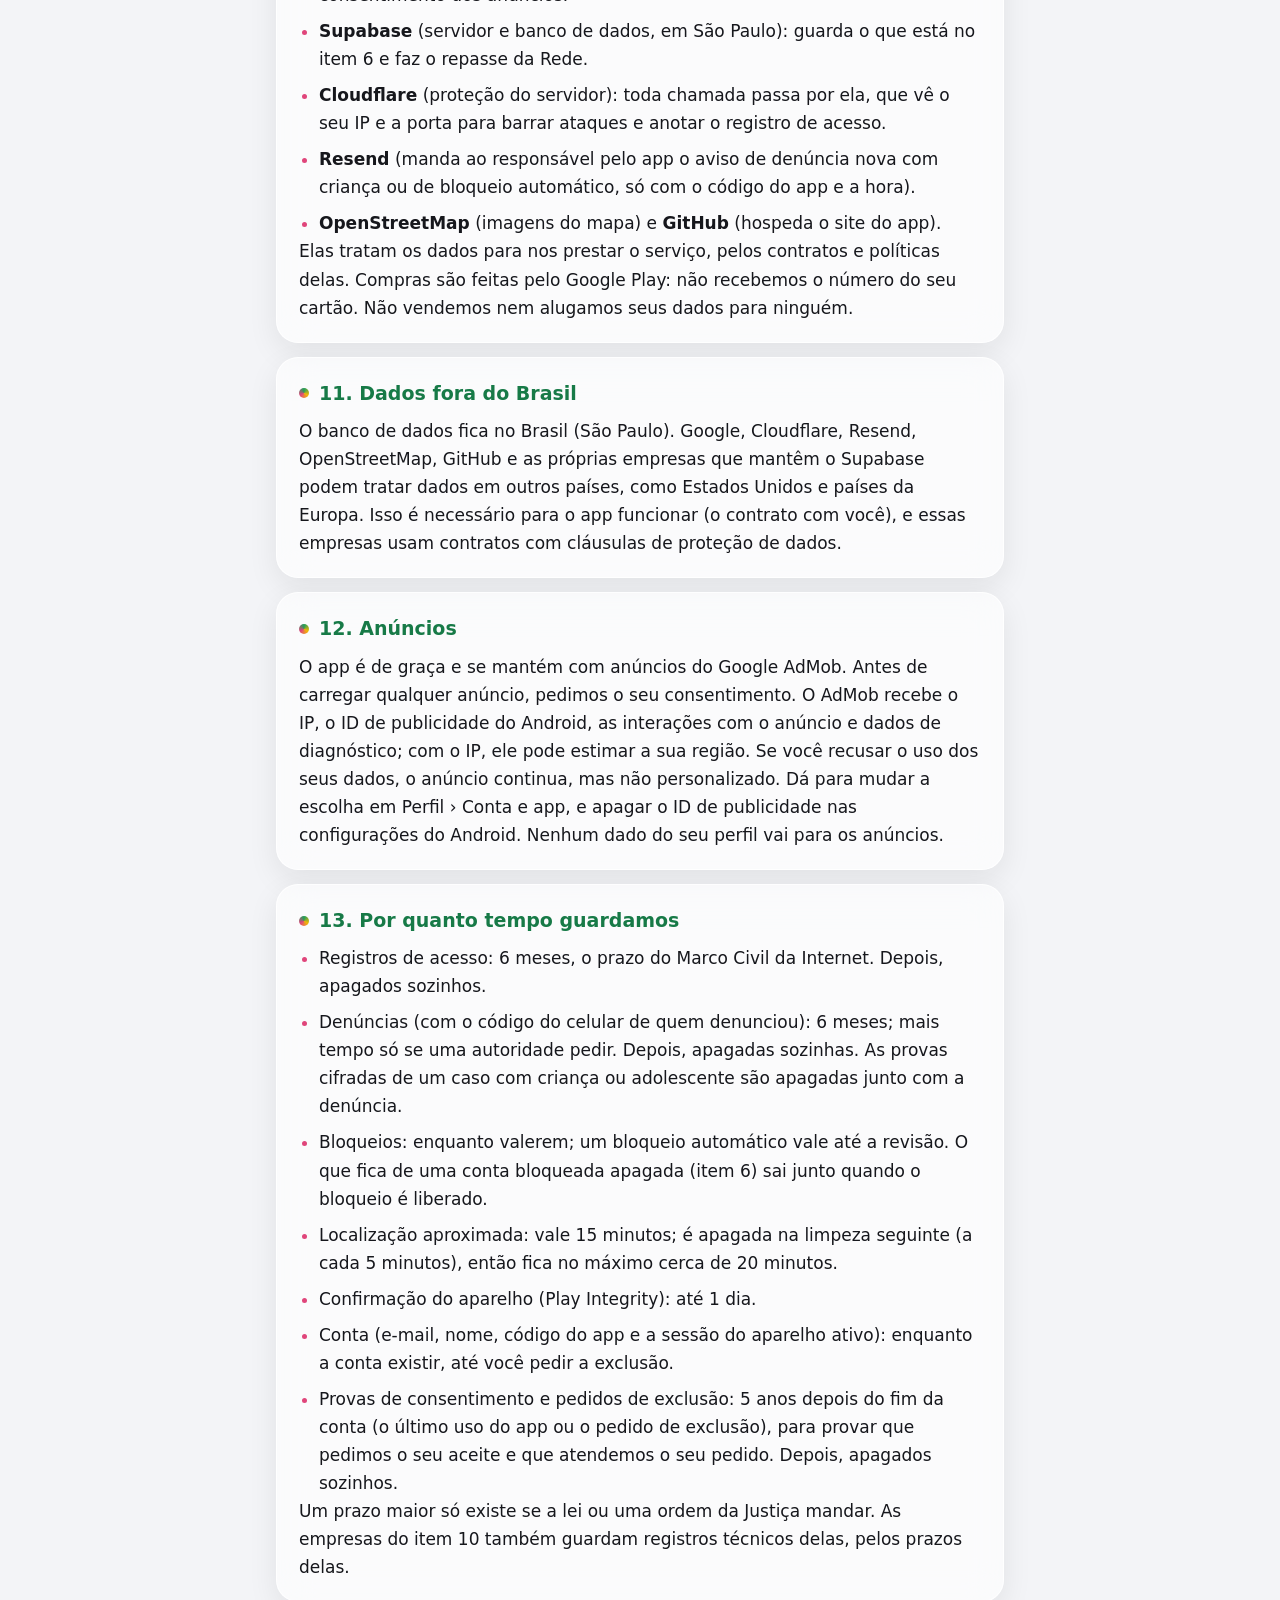
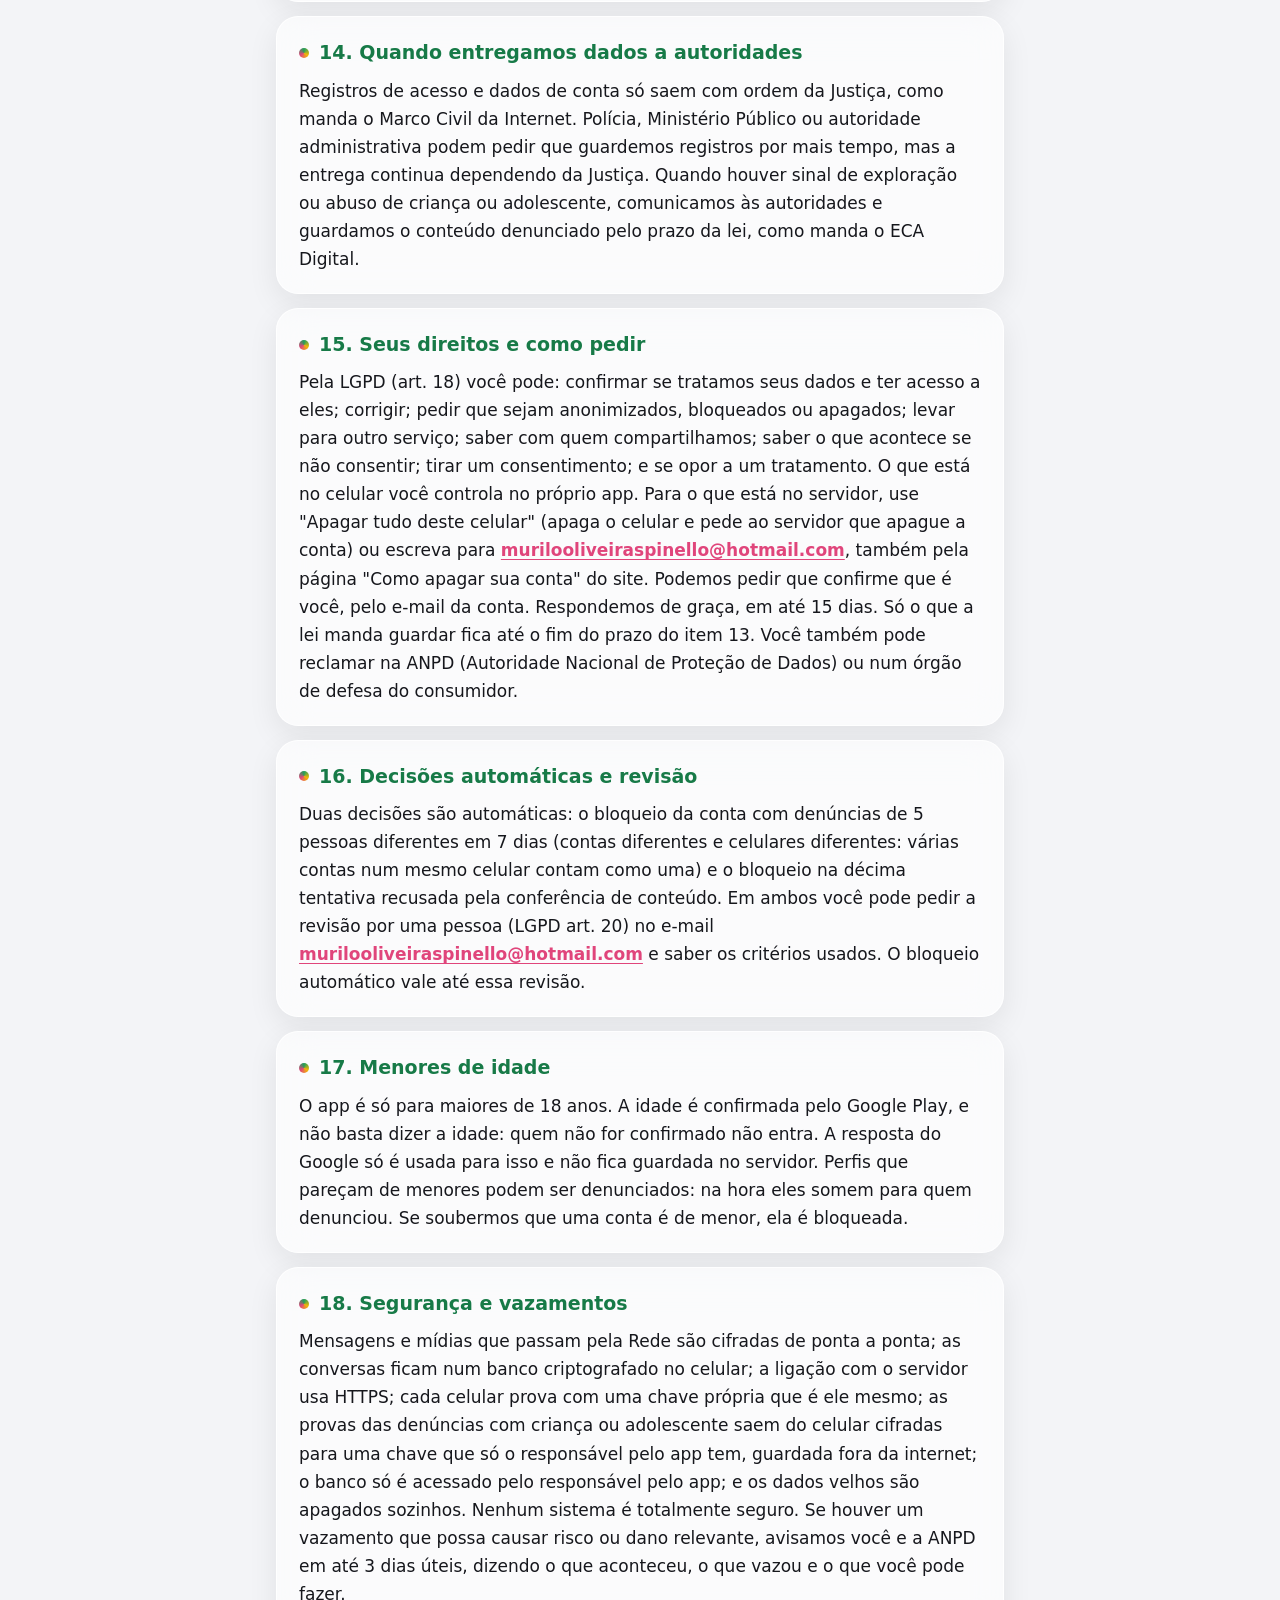
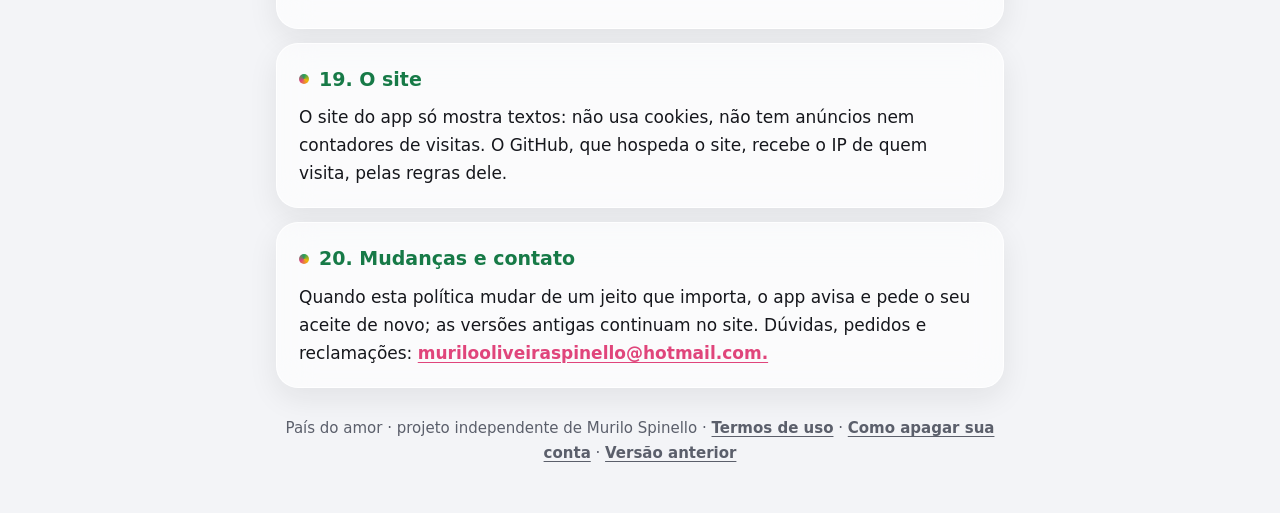
<file: privacidade.html>
<!doctype html>
<html lang="pt-BR">
<head>
  <meta charset="utf-8">
  <meta name="viewport" content="width=device-width, initial-scale=1">
  <title>Política de privacidade · País do amor</title>
  <link rel="icon" href="simbolo.svg" type="image/svg+xml">
  <link rel="stylesheet" href="estilo.css">
</head>
<body>
  <div class="faixa"></div>
  <main>
    <a class="topo" href="./"><img src="simbolo.svg" alt="" width="56"><span>País do amor</span></a>
    <h1>Política de privacidade</h1>
    <p class="versao">Versão 3 · a mesma que o app mostra · atualizada em 26/11/2026</p>

    <section class="cartao">
      <h2>1. Resumo</h2>
      <ul>
        <li>O País do amor é um app de namoro para maiores de 18 anos que conecta celulares. Seu perfil, fotos, conversas e publicações ficam no seu celular e vão direto para as outras pessoas.</li>
        <li>Quando a conexão passa pela internet ("Rede"), o nosso servidor só repassa o pacote, cifrado de ponta a ponta: ele não consegue ler nem guarda nada disso.</li>
        <li>O servidor guarda só o mínimo: registros de acesso, denúncias, bloqueios, provas dos seus aceites e pedidos de exclusão. A sua localização aproximada vale nele só 15 minutos (e é apagada em até cerca de 20).</li>
        <li>Não vendemos dados. Você pode ver, corrigir, levar ou apagar seus dados quando quiser.</li>
      </ul>
    </section>

    <section class="cartao">
      <h2>2. Quem cuida dos seus dados</h2>
      <p>O País do amor é um projeto independente de Murilo Spinello, pessoa física, que decide como os dados são tratados (controlador, pela LGPD) e também atende os pedidos sobre eles (encarregado). Contato para tudo sobre privacidade: <a href="mailto:murilooliveiraspinello@hotmail.com.">murilooliveiraspinello@hotmail.com.</a> Esta política vale para o app País do amor e para o site dele.</p>
    </section>

    <section class="cartao">
      <h2>3. Como o app funciona</h2>
      <ul>
        <li><strong>Perto:</strong> os celulares se encontram por Bluetooth e Wi-Fi, sem internet, e trocam os dados direto entre si.</li>
        <li><strong>Rede:</strong> com o radar ligado e a internet, o app pergunta ao servidor quem está perto (até alguns quilômetros). Perfis, mensagens, fotos, publicações do feed (local e global), curtidas, comentários, stories e eventos passam pelo servidor só de passagem, cifrados de ponta a ponta. Ele sabe, só naquele instante, de qual conta para qual conta o pacote vai, para entregar. Nada fica guardado.</li>
        <li>Você escolhe a conexão (Wi-Fi, Rede ou os dois) e pode desligar o radar ou ficar invisível quando quiser.</li>
        <li><strong>Um aparelho por conta:</strong> a sua conta fica ativa em um celular só. Se você entrar com ela em outro, o app avisa antes; se você confirmar, o celular anterior manda ao servidor o que ainda estava na fila dele (registros de acesso e denúncias), apaga os dados do País do amor que estavam nele e sai da conta. Nada passa de um celular para o outro.</li>
        <li><strong>Sair da conta:</strong> encerra a sessão deste celular também no servidor. Outro aparelho não é afetado.</li>
        <li><strong>Regra dos 7 dias:</strong> se o celular ficar 7 dias sem falar com o servidor, o radar pausa até a próxima conversa com ele, para a lista de contas bloqueadas não ficar velha. Para a regra não ser enganada mudando o relógio, o celular guarda só nele a data da última lista, o contador de tempo do Android e a maior hora já vista. Nada disso vai para o servidor.</li>
      </ul>
    </section>

    <section class="cartao">
      <h2>4. O que fica só no seu celular</h2>
      <p>Perfil, fotos e álbuns, conversas, curtidas, matches, bloqueios que você fez, publicações, eventos, jogos, a aba Saúde e as suas escolhas ficam guardados só neste celular. As conversas ficam num banco criptografado. Não temos cópia disso: se você desinstalar o app ou usar "Apagar tudo deste celular", eles somem e não temos como recuperar.</p>
    </section>

    <section class="cartao">
      <h2>5. O que vai para outras pessoas</h2>
      <p>Quem está perto (ou foi achado pela Rede) recebe o seu perfil público, do jeito que você escolheu na Central de privacidade, e o que você manda ou publica para ela. Cada pessoa guarda no próprio celular o que recebeu, como acontece em qualquer conversa: mande só o que você aceita que a outra pessoa tenha. Stories e mídias temporárias somem depois do prazo e são protegidas contra captura de tela, mas ninguém consegue impedir que alguém fotografe a tela com outro aparelho.</p>
    </section>

    <section class="cartao">
      <h2>6. O que o nosso servidor guarda</h2>
      <ul>
        <li><strong>Registro de acesso:</strong> a sua conta, o código do app no seu celular, o endereço IP, a porta, o tipo de chamada e a data e hora. Serve para segurança e para atender ordens da Justiça.</li>
        <li><strong>Conta:</strong> o e-mail e o nome da sua conta Google, ligados ao código do app no seu celular, para você entrar e para o bloqueio valer mesmo se você reinstalar. Também qual é o aparelho ativo da conta e a sessão de login dele (item 3), para saber qual celular pode usar a conta.</li>
        <li><strong>Denúncias:</strong> o motivo, o que você escreveu, o nome, a idade e o código de quem foi denunciado, a sua conta, o código do app no seu celular e o IP e a porta. O código do celular serve para que várias contas num mesmo celular contem como uma pessoa só no bloqueio automático (item 16). O seu e-mail fica cifrado de um jeito que só o responsável pelo app consegue abrir, e ele só o entrega a uma autoridade que pedir. Quando o motivo envolve criança ou adolescente, vai junto a conversa com essa pessoa que está no seu celular, com as fotos e os vídeos dela. Isso sai do seu celular já cifrado de um jeito que só o responsável pelo app consegue abrir, com uma chave que fica fora do servidor: o servidor guarda sem conseguir ver, só para entregar às autoridades.</li>
        <li><strong>Bloqueios:</strong> quais contas estão bloqueadas e por quê. Todos os celulares recebem só uma lista embaralhada (hash) desses códigos, para esconder quem está bloqueado. Se uma conta bloqueada pede a exclusão, ficam só a ligação dela com o aparelho bloqueado e um código embaralhado da conta Google (não dá para descobrir o e-mail por ele), para o bloqueio continuar valendo se a pessoa voltar com a mesma conta.</li>
        <li><strong>Provas de consentimento:</strong> o que você aceitou ou recusou (Termos, Política, dados sensíveis), a versão e a hora.</li>
        <li><strong>Pedidos de exclusão:</strong> a sua conta, o e-mail e a hora do pedido, para mostrar que atendemos.</li>
        <li><strong>Confirmação do aparelho:</strong> o Google Play Integrity diz ao servidor se é o app original da loja num aparelho sem alteração, para barrar robôs e contas falsas. Fica só a hora da última confirmação daquele código do app, por até 1 dia.</li>
        <li><strong>Localização aproximada:</strong> de passagem (veja o item 7).</li>
      </ul>
      <p>Nada além disso: fora as provas cifradas de uma denúncia com criança ou adolescente, o servidor nunca guarda o seu perfil, fotos, mensagens, publicações, curtidas, stories nem eventos.</p>
    </section>

    <section class="cartao">
      <h2>7. Localização</h2>
      <ul>
        <li><strong>Para achar aparelhos por perto:</strong> o Android exige a permissão de localização para o Bluetooth e o Wi-Fi procurarem outros celulares. Essa busca não manda a sua localização para ninguém.</li>
        <li><strong>Para a Rede:</strong> só com o radar ligado, o celular manda a sua posição ao servidor, que na mesma hora a arredonda para uma grade de cerca de 550 metros e só guarda esse ponto arredondado: ele vale por 15 minutos e é apagado na limpeza seguinte, que roda a cada 5 minutos (então fica no máximo cerca de 20 minutos). As outras pessoas recebem só a distância em quilômetros inteiros ("a até 1 km", "a 3 km"), nunca o ponto. Não há histórico de onde você esteve. Para evitar que alguém descubra o seu lugar por tentativas, cada conta só pode buscar uma vez a cada 30 segundos.</li>
        <li><strong>Para saber a sua cidade:</strong> o app pergunta ao serviço de endereços do Android (Google) o nome da cidade; só o nome fica guardado, no celular. Se negar, é só escolher a cidade na lista.</li>
        <li><strong>Mapa:</strong> as imagens do mapa vêm do OpenStreetMap, que recebe o seu IP e a parte do mapa que você está vendo.</li>
      </ul>
      <p>Sem a permissão, o radar fica desligado e o resto do app funciona.</p>
    </section>

    <section class="cartao">
      <h2>8. Dados sensíveis</h2>
      <p>Identidade de gênero, orientação sexual, saúde (PrEP, sorologia e vacinas), posição e fetiches são dados sensíveis pela LGPD. Eles só entram no seu perfil com o seu consentimento destacado, pedido antes do primeiro preenchimento, e ficam só no seu celular: vão para outras pessoas apenas do jeito que você escolher na Central de privacidade, e sorologia e vacinas só aparecem se você ligar "Mostrar no meu perfil" em cada uma. O servidor não recebe esses dados, a não ser que estejam numa conversa enviada junto com uma denúncia que envolve criança ou adolescente. O app não funciona sem esse consentimento: recusar fecha o app. Na identidade dá para escolher "Prefiro não dizer". Você pode tirar o consentimento na Central de privacidade: esses dados são apagados na hora e o app fecha.</p>
    </section>

    <section class="cartao">
      <h2>9. Conferência de conteúdo dentro do celular</h2>
      <p>Para impedir venda de sexo ou de conteúdo e nudez nas partes públicas do perfil, o próprio app confere, dentro do seu celular, o nome, a bio, as descrições e as fotos públicas antes de salvar. Nada disso é enviado para fora para ser conferido. Só o número de tentativas recusadas vai para o servidor: na décima tentativa recusada a conta é bloqueada (a contagem volta a zero depois de 7 dias sem recusa). Foto com nudez num post sem a marca de explícito é marcada sozinha e você é avisado. Se achar que errou, peça a revisão (item 16).</p>
    </section>

    <section class="cartao">
      <h2>10. Empresas que tratam dados para o app</h2>
      <ul>
        <li><strong>Google:</strong> login com a conta Google; Google Play (instalação, confirmação de que você tem 18 anos ou mais, compras de temas, Play Integrity); Nearby (conexão por perto); serviço de endereços do Android; AdMob e a janela de consentimento dos anúncios.</li>
        <li><strong>Supabase</strong> (servidor e banco de dados, em São Paulo): guarda o que está no item 6 e faz o repasse da Rede.</li>
        <li><strong>Cloudflare</strong> (proteção do servidor): toda chamada passa por ela, que vê o seu IP e a porta para barrar ataques e anotar o registro de acesso.</li>
        <li><strong>Resend</strong> (manda ao responsável pelo app o aviso de denúncia nova com criança ou de bloqueio automático, só com o código do app e a hora).</li>
        <li><strong>OpenStreetMap</strong> (imagens do mapa) e <strong>GitHub</strong> (hospeda o site do app).</li>
      </ul>
      <p>Elas tratam os dados para nos prestar o serviço, pelos contratos e políticas delas. Compras são feitas pelo Google Play: não recebemos o número do seu cartão. Não vendemos nem alugamos seus dados para ninguém.</p>
    </section>

    <section class="cartao">
      <h2>11. Dados fora do Brasil</h2>
      <p>O banco de dados fica no Brasil (São Paulo). Google, Cloudflare, Resend, OpenStreetMap, GitHub e as próprias empresas que mantêm o Supabase podem tratar dados em outros países, como Estados Unidos e países da Europa. Isso é necessário para o app funcionar (o contrato com você), e essas empresas usam contratos com cláusulas de proteção de dados.</p>
    </section>

    <section class="cartao">
      <h2>12. Anúncios</h2>
      <p>O app é de graça e se mantém com anúncios do Google AdMob. Antes de carregar qualquer anúncio, pedimos o seu consentimento. O AdMob recebe o IP, o ID de publicidade do Android, as interações com o anúncio e dados de diagnóstico; com o IP, ele pode estimar a sua região. Se você recusar o uso dos seus dados, o anúncio continua, mas não personalizado. Dá para mudar a escolha em Perfil › Conta e app, e apagar o ID de publicidade nas configurações do Android. Nenhum dado do seu perfil vai para os anúncios.</p>
    </section>

    <section class="cartao">
      <h2>13. Por quanto tempo guardamos</h2>
      <ul>
        <li>Registros de acesso: 6 meses, o prazo do Marco Civil da Internet. Depois, apagados sozinhos.</li>
        <li>Denúncias (com o código do celular de quem denunciou): 6 meses; mais tempo só se uma autoridade pedir. Depois, apagadas sozinhas. As provas cifradas de um caso com criança ou adolescente são apagadas junto com a denúncia.</li>
        <li>Bloqueios: enquanto valerem; um bloqueio automático vale até a revisão. O que fica de uma conta bloqueada apagada (item 6) sai junto quando o bloqueio é liberado.</li>
        <li>Localização aproximada: vale 15 minutos; é apagada na limpeza seguinte (a cada 5 minutos), então fica no máximo cerca de 20 minutos.</li>
        <li>Confirmação do aparelho (Play Integrity): até 1 dia.</li>
        <li>Conta (e-mail, nome, código do app e a sessão do aparelho ativo): enquanto a conta existir, até você pedir a exclusão.</li>
        <li>Provas de consentimento e pedidos de exclusão: 5 anos depois do fim da conta (o último uso do app ou o pedido de exclusão), para provar que pedimos o seu aceite e que atendemos o seu pedido. Depois, apagados sozinhos.</li>
      </ul>
      <p>Um prazo maior só existe se a lei ou uma ordem da Justiça mandar. As empresas do item 10 também guardam registros técnicos delas, pelos prazos delas.</p>
    </section>

    <section class="cartao">
      <h2>14. Quando entregamos dados a autoridades</h2>
      <p>Registros de acesso e dados de conta só saem com ordem da Justiça, como manda o Marco Civil da Internet. Polícia, Ministério Público ou autoridade administrativa podem pedir que guardemos registros por mais tempo, mas a entrega continua dependendo da Justiça. Quando houver sinal de exploração ou abuso de criança ou adolescente, comunicamos às autoridades e guardamos o conteúdo denunciado pelo prazo da lei, como manda o ECA Digital.</p>
    </section>

    <section class="cartao">
      <h2>15. Seus direitos e como pedir</h2>
      <p>Pela LGPD (art. 18) você pode: confirmar se tratamos seus dados e ter acesso a eles; corrigir; pedir que sejam anonimizados, bloqueados ou apagados; levar para outro serviço; saber com quem compartilhamos; saber o que acontece se não consentir; tirar um consentimento; e se opor a um tratamento. O que está no celular você controla no próprio app. Para o que está no servidor, use "Apagar tudo deste celular" (apaga o celular e pede ao servidor que apague a conta) ou escreva para <a href="mailto:murilooliveiraspinello@hotmail.com">murilooliveiraspinello@hotmail.com</a>, também pela página "Como apagar sua conta" do site. Podemos pedir que confirme que é você, pelo e-mail da conta. Respondemos de graça, em até 15 dias. Só o que a lei manda guardar fica até o fim do prazo do item 13. Você também pode reclamar na ANPD (Autoridade Nacional de Proteção de Dados) ou num órgão de defesa do consumidor.</p>
    </section>

    <section class="cartao">
      <h2>16. Decisões automáticas e revisão</h2>
      <p>Duas decisões são automáticas: o bloqueio da conta com denúncias de 5 pessoas diferentes em 7 dias (contas diferentes e celulares diferentes: várias contas num mesmo celular contam como uma) e o bloqueio na décima tentativa recusada pela conferência de conteúdo. Em ambos você pode pedir a revisão por uma pessoa (LGPD art. 20) no e-mail <a href="mailto:murilooliveiraspinello@hotmail.com">murilooliveiraspinello@hotmail.com</a> e saber os critérios usados. O bloqueio automático vale até essa revisão.</p>
    </section>

    <section class="cartao">
      <h2>17. Menores de idade</h2>
      <p>O app é só para maiores de 18 anos. A idade é confirmada pelo Google Play, e não basta dizer a idade: quem não for confirmado não entra. A resposta do Google só é usada para isso e não fica guardada no servidor. Perfis que pareçam de menores podem ser denunciados: na hora eles somem para quem denunciou. Se soubermos que uma conta é de menor, ela é bloqueada.</p>
    </section>

    <section class="cartao">
      <h2>18. Segurança e vazamentos</h2>
      <p>Mensagens e mídias que passam pela Rede são cifradas de ponta a ponta; as conversas ficam num banco criptografado no celular; a ligação com o servidor usa HTTPS; cada celular prova com uma chave própria que é ele mesmo; as provas das denúncias com criança ou adolescente saem do celular cifradas para uma chave que só o responsável pelo app tem, guardada fora da internet; o banco só é acessado pelo responsável pelo app; e os dados velhos são apagados sozinhos. Nenhum sistema é totalmente seguro. Se houver um vazamento que possa causar risco ou dano relevante, avisamos você e a ANPD em até 3 dias úteis, dizendo o que aconteceu, o que vazou e o que você pode fazer.</p>
    </section>

    <section class="cartao">
      <h2>19. O site</h2>
      <p>O site do app só mostra textos: não usa cookies, não tem anúncios nem contadores de visitas. O GitHub, que hospeda o site, recebe o IP de quem visita, pelas regras dele.</p>
    </section>

    <section class="cartao">
      <h2>20. Mudanças e contato</h2>
      <p>Quando esta política mudar de um jeito que importa, o app avisa e pede o seu aceite de novo; as versões antigas continuam no site. Dúvidas, pedidos e reclamações: <a href="mailto:murilooliveiraspinello@hotmail.com.">murilooliveiraspinello@hotmail.com.</a></p>
    </section>

    <footer>País do amor · projeto independente de Murilo Spinello · <a href="termos.html">Termos de uso</a> · <a href="apagar-dados.html">Como apagar sua conta</a> · <a href="privacidade-v2.html">Versão anterior</a></footer>
  </main>
</body>
</html>
</file>
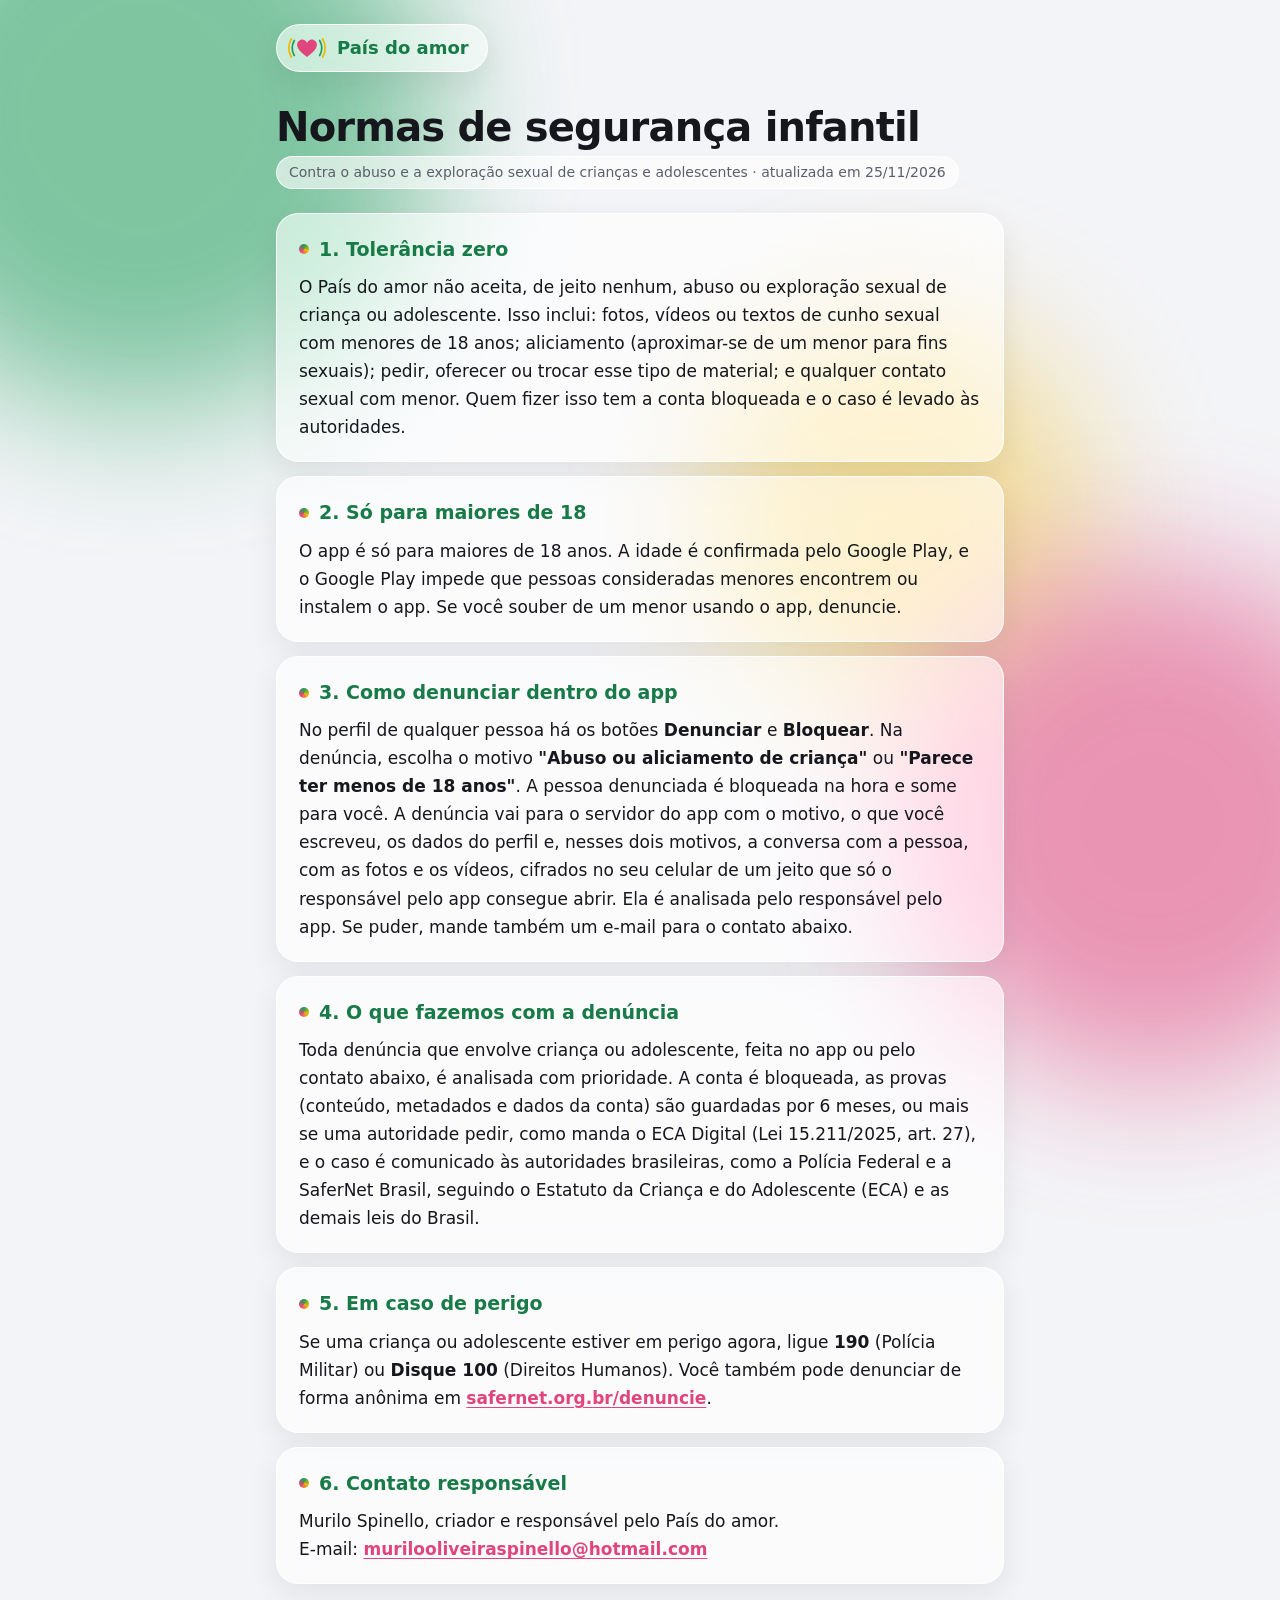
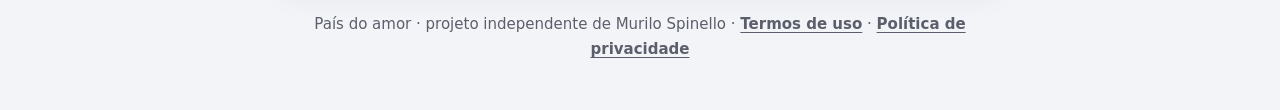
<file: seguranca-infantil.html>
<!doctype html>
<html lang="pt-BR">
<head>
  <meta charset="utf-8">
  <meta name="viewport" content="width=device-width, initial-scale=1">
  <title>Segurança infantil · País do amor</title>
  <link rel="icon" href="simbolo.svg" type="image/svg+xml">
  <link rel="stylesheet" href="estilo.css">
</head>
<body>
  <div class="faixa"></div>
  <main>
    <a class="topo" href="./"><img src="simbolo.svg" alt="" width="56"><span>País do amor</span></a>
    <h1>Normas de segurança infantil</h1>
    <p class="versao">Contra o abuso e a exploração sexual de crianças e adolescentes · atualizada em 25/11/2026</p>

    <section class="cartao">
      <h2>1. Tolerância zero</h2>
      <p>O País do amor não aceita, de jeito nenhum, abuso ou exploração sexual de criança ou adolescente. Isso inclui: fotos, vídeos ou textos de cunho sexual com menores de 18 anos; aliciamento (aproximar-se de um menor para fins sexuais); pedir, oferecer ou trocar esse tipo de material; e qualquer contato sexual com menor. Quem fizer isso tem a conta bloqueada e o caso é levado às autoridades.</p>
    </section>

    <section class="cartao">
      <h2>2. Só para maiores de 18</h2>
      <p>O app é só para maiores de 18 anos. A idade é confirmada pelo Google Play, e o Google Play impede que pessoas consideradas menores encontrem ou instalem o app. Se você souber de um menor usando o app, denuncie.</p>
    </section>

    <section class="cartao">
      <h2>3. Como denunciar dentro do app</h2>
      <p>No perfil de qualquer pessoa há os botões <strong>Denunciar</strong> e <strong>Bloquear</strong>. Na denúncia, escolha o motivo <strong>"Abuso ou aliciamento de criança"</strong> ou <strong>"Parece ter menos de 18 anos"</strong>. A pessoa denunciada é bloqueada na hora e some para você. A denúncia vai para o servidor do app com o motivo, o que você escreveu, os dados do perfil e, nesses dois motivos, a conversa com a pessoa, com as fotos e os vídeos, cifrados no seu celular de um jeito que só o responsável pelo app consegue abrir. Ela é analisada pelo responsável pelo app. Se puder, mande também um e-mail para o contato abaixo.</p>
    </section>

    <section class="cartao">
      <h2>4. O que fazemos com a denúncia</h2>
      <p>Toda denúncia que envolve criança ou adolescente, feita no app ou pelo contato abaixo, é analisada com prioridade. A conta é bloqueada, as provas (conteúdo, metadados e dados da conta) são guardadas por 6 meses, ou mais se uma autoridade pedir, como manda o ECA Digital (Lei 15.211/2025, art. 27), e o caso é comunicado às autoridades brasileiras, como a Polícia Federal e a SaferNet Brasil, seguindo o Estatuto da Criança e do Adolescente (ECA) e as demais leis do Brasil.</p>
    </section>

    <section class="cartao">
      <h2>5. Em caso de perigo</h2>
      <p>Se uma criança ou adolescente estiver em perigo agora, ligue <strong>190</strong> (Polícia Militar) ou <strong>Disque 100</strong> (Direitos Humanos). Você também pode denunciar de forma anônima em <a href="https://new.safernet.org.br/denuncie">safernet.org.br/denuncie</a>.</p>
    </section>

    <section class="cartao">
      <h2>6. Contato responsável</h2>
      <p>Murilo Spinello, criador e responsável pelo País do amor.<br>E-mail: <a href="mailto:murilooliveiraspinello@hotmail.com">murilooliveiraspinello@hotmail.com</a></p>
    </section>

    <footer>País do amor · projeto independente de Murilo Spinello · <a href="termos.html">Termos de uso</a> · <a href="privacidade.html">Política de privacidade</a></footer>
  </main>
</body>
</html>
</file>
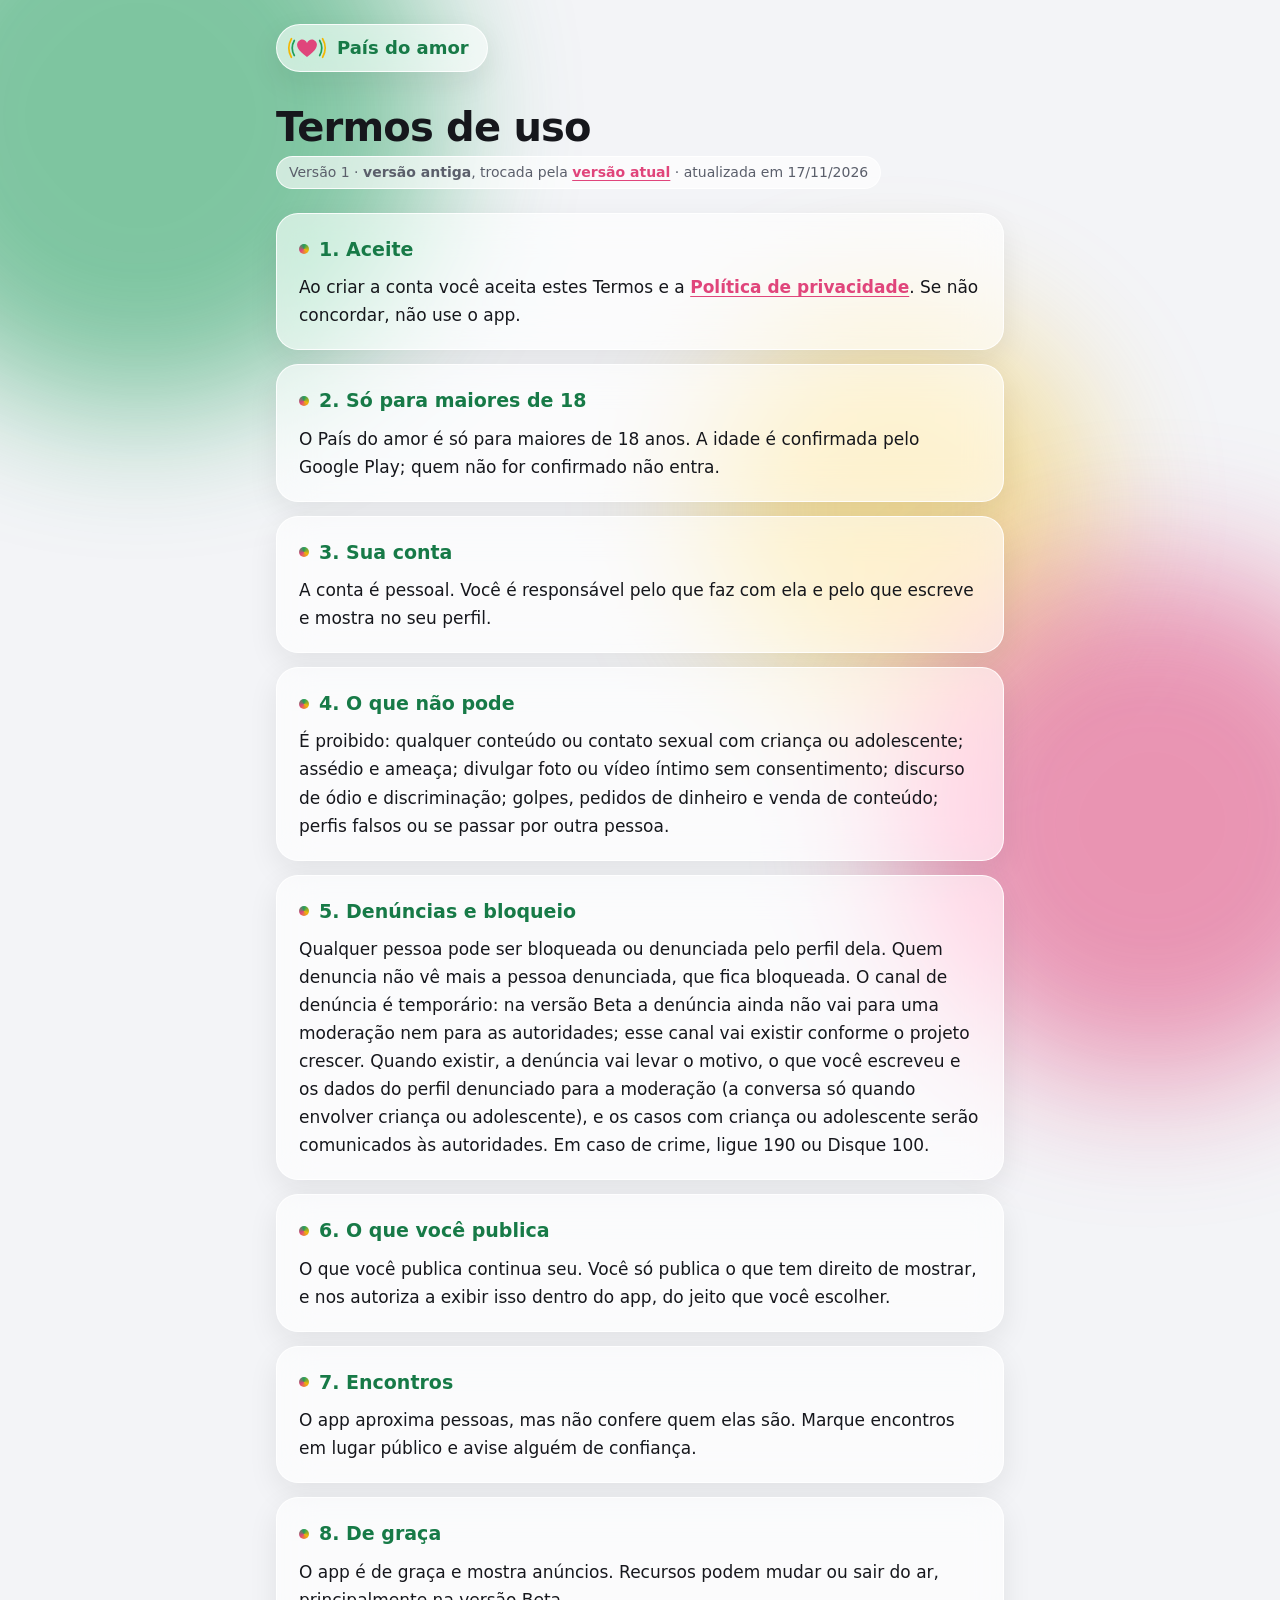
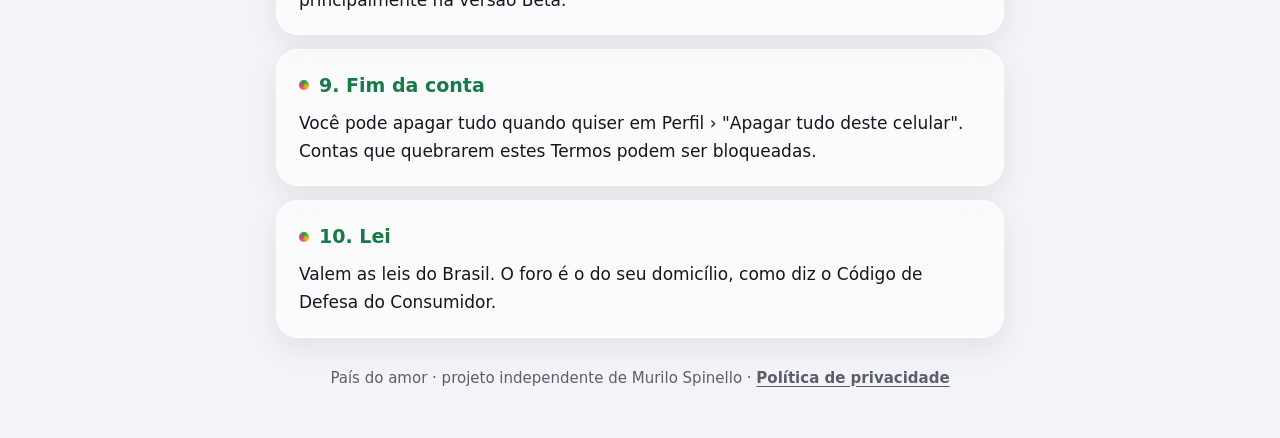
<file: termos-v1.html>
<!doctype html>
<html lang="pt-BR">
<head>
  <meta charset="utf-8">
  <meta name="viewport" content="width=device-width, initial-scale=1">
  <title>Termos de uso · País do amor</title>
  <link rel="icon" href="simbolo.svg" type="image/svg+xml">
  <link rel="stylesheet" href="estilo.css">
</head>
<body>
  <div class="faixa"></div>
  <main>
    <a class="topo" href="./"><img src="simbolo.svg" alt="" width="56"><span>País do amor</span></a>
    <h1>Termos de uso</h1>
    <p class="versao">Versão 1 · <strong>versão antiga</strong>, trocada pela <a href="termos.html">versão atual</a> · atualizada em 17/11/2026</p>

    <section class="cartao">
      <h2>1. Aceite</h2>
      <p>Ao criar a conta você aceita estes Termos e a <a href="privacidade.html">Política de privacidade</a>. Se não concordar, não use o app.</p>
    </section>

    <section class="cartao">
      <h2>2. Só para maiores de 18</h2>
      <p>O País do amor é só para maiores de 18 anos. A idade é confirmada pelo Google Play; quem não for confirmado não entra.</p>
    </section>

    <section class="cartao">
      <h2>3. Sua conta</h2>
      <p>A conta é pessoal. Você é responsável pelo que faz com ela e pelo que escreve e mostra no seu perfil.</p>
    </section>

    <section class="cartao">
      <h2>4. O que não pode</h2>
      <p>É proibido: qualquer conteúdo ou contato sexual com criança ou adolescente; assédio e ameaça; divulgar foto ou vídeo íntimo sem consentimento; discurso de ódio e discriminação; golpes, pedidos de dinheiro e venda de conteúdo; perfis falsos ou se passar por outra pessoa.</p>
    </section>

    <section class="cartao">
      <h2>5. Denúncias e bloqueio</h2>
      <p>Qualquer pessoa pode ser bloqueada ou denunciada pelo perfil dela. Quem denuncia não vê mais a pessoa denunciada, que fica bloqueada. O canal de denúncia é temporário: na versão Beta a denúncia ainda não vai para uma moderação nem para as autoridades; esse canal vai existir conforme o projeto crescer. Quando existir, a denúncia vai levar o motivo, o que você escreveu e os dados do perfil denunciado para a moderação (a conversa só quando envolver criança ou adolescente), e os casos com criança ou adolescente serão comunicados às autoridades. Em caso de crime, ligue 190 ou Disque 100.</p>
    </section>

    <section class="cartao">
      <h2>6. O que você publica</h2>
      <p>O que você publica continua seu. Você só publica o que tem direito de mostrar, e nos autoriza a exibir isso dentro do app, do jeito que você escolher.</p>
    </section>

    <section class="cartao">
      <h2>7. Encontros</h2>
      <p>O app aproxima pessoas, mas não confere quem elas são. Marque encontros em lugar público e avise alguém de confiança.</p>
    </section>

    <section class="cartao">
      <h2>8. De graça</h2>
      <p>O app é de graça e mostra anúncios. Recursos podem mudar ou sair do ar, principalmente na versão Beta.</p>
    </section>

    <section class="cartao">
      <h2>9. Fim da conta</h2>
      <p>Você pode apagar tudo quando quiser em Perfil › "Apagar tudo deste celular". Contas que quebrarem estes Termos podem ser bloqueadas.</p>
    </section>

    <section class="cartao">
      <h2>10. Lei</h2>
      <p>Valem as leis do Brasil. O foro é o do seu domicílio, como diz o Código de Defesa do Consumidor.</p>
    </section>

    <footer>País do amor · projeto independente de Murilo Spinello · <a href="privacidade.html">Política de privacidade</a></footer>
  </main>
</body>
</html>
</file>
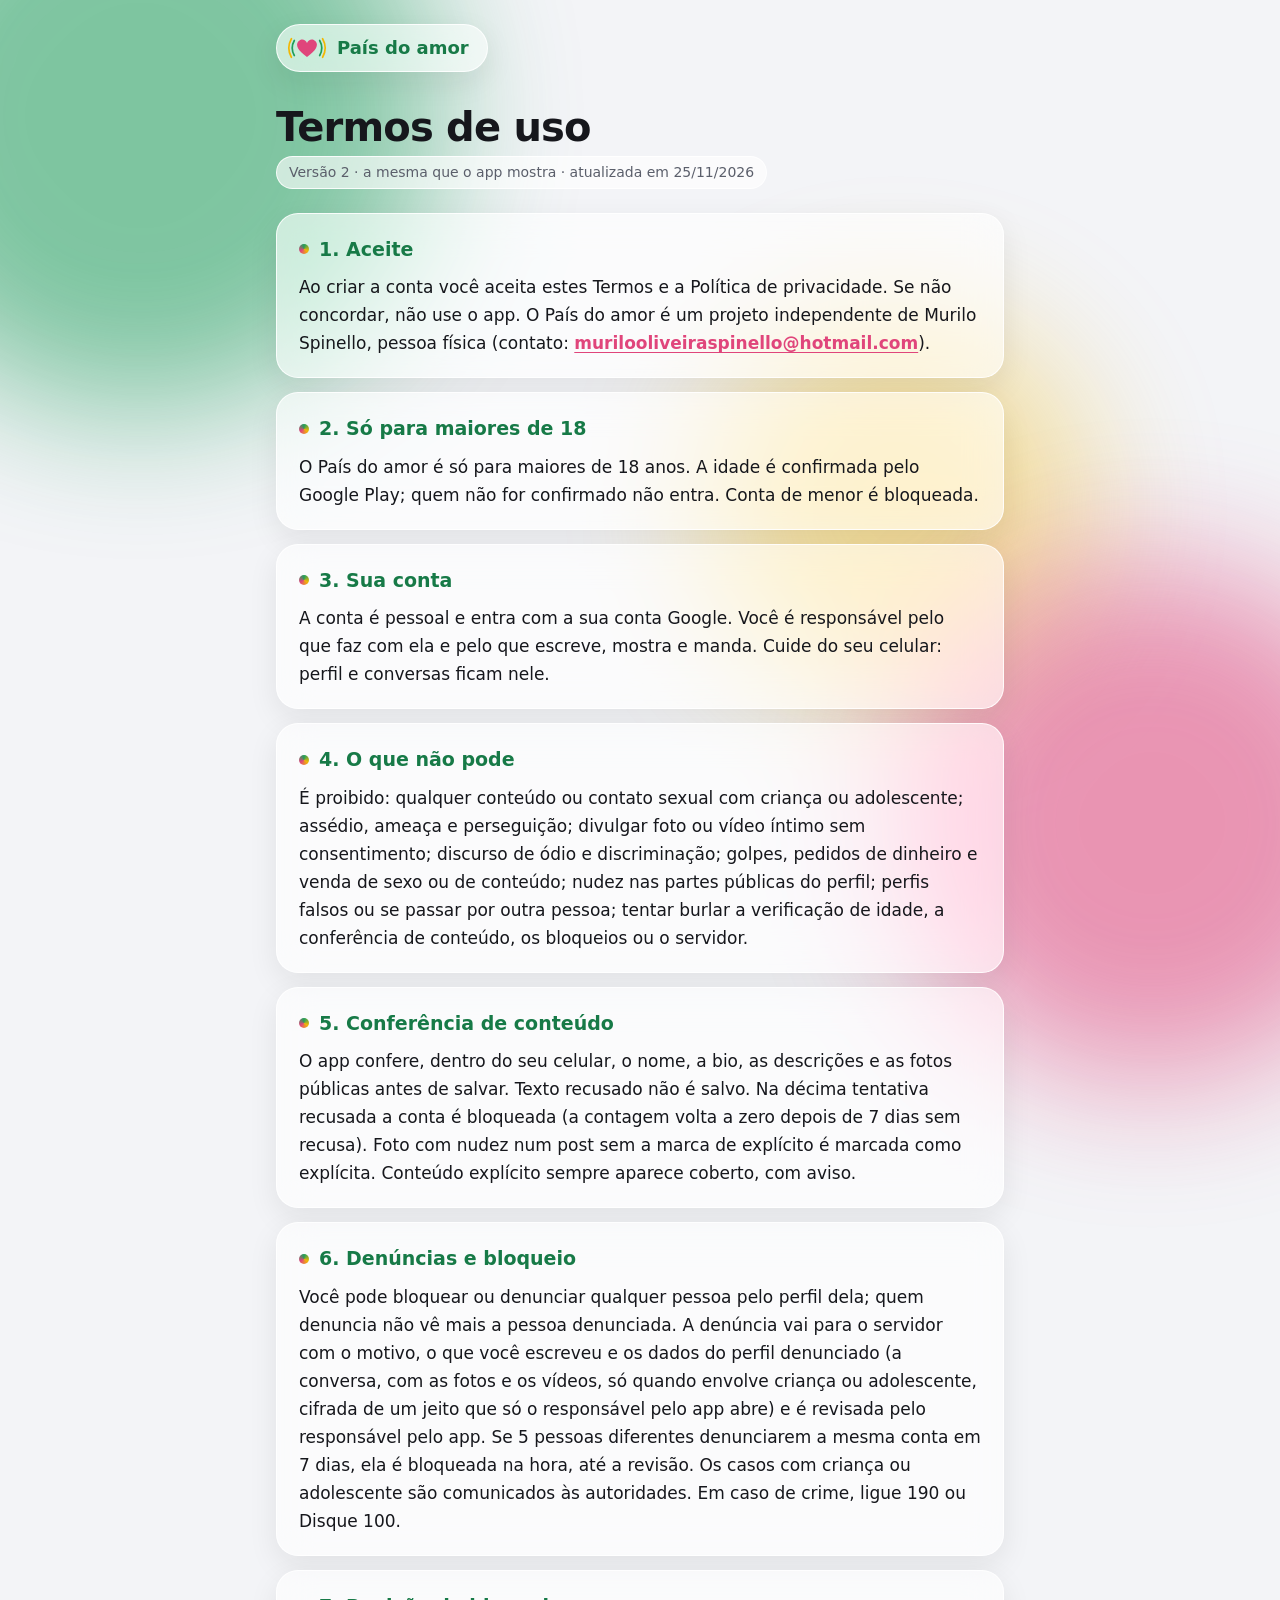
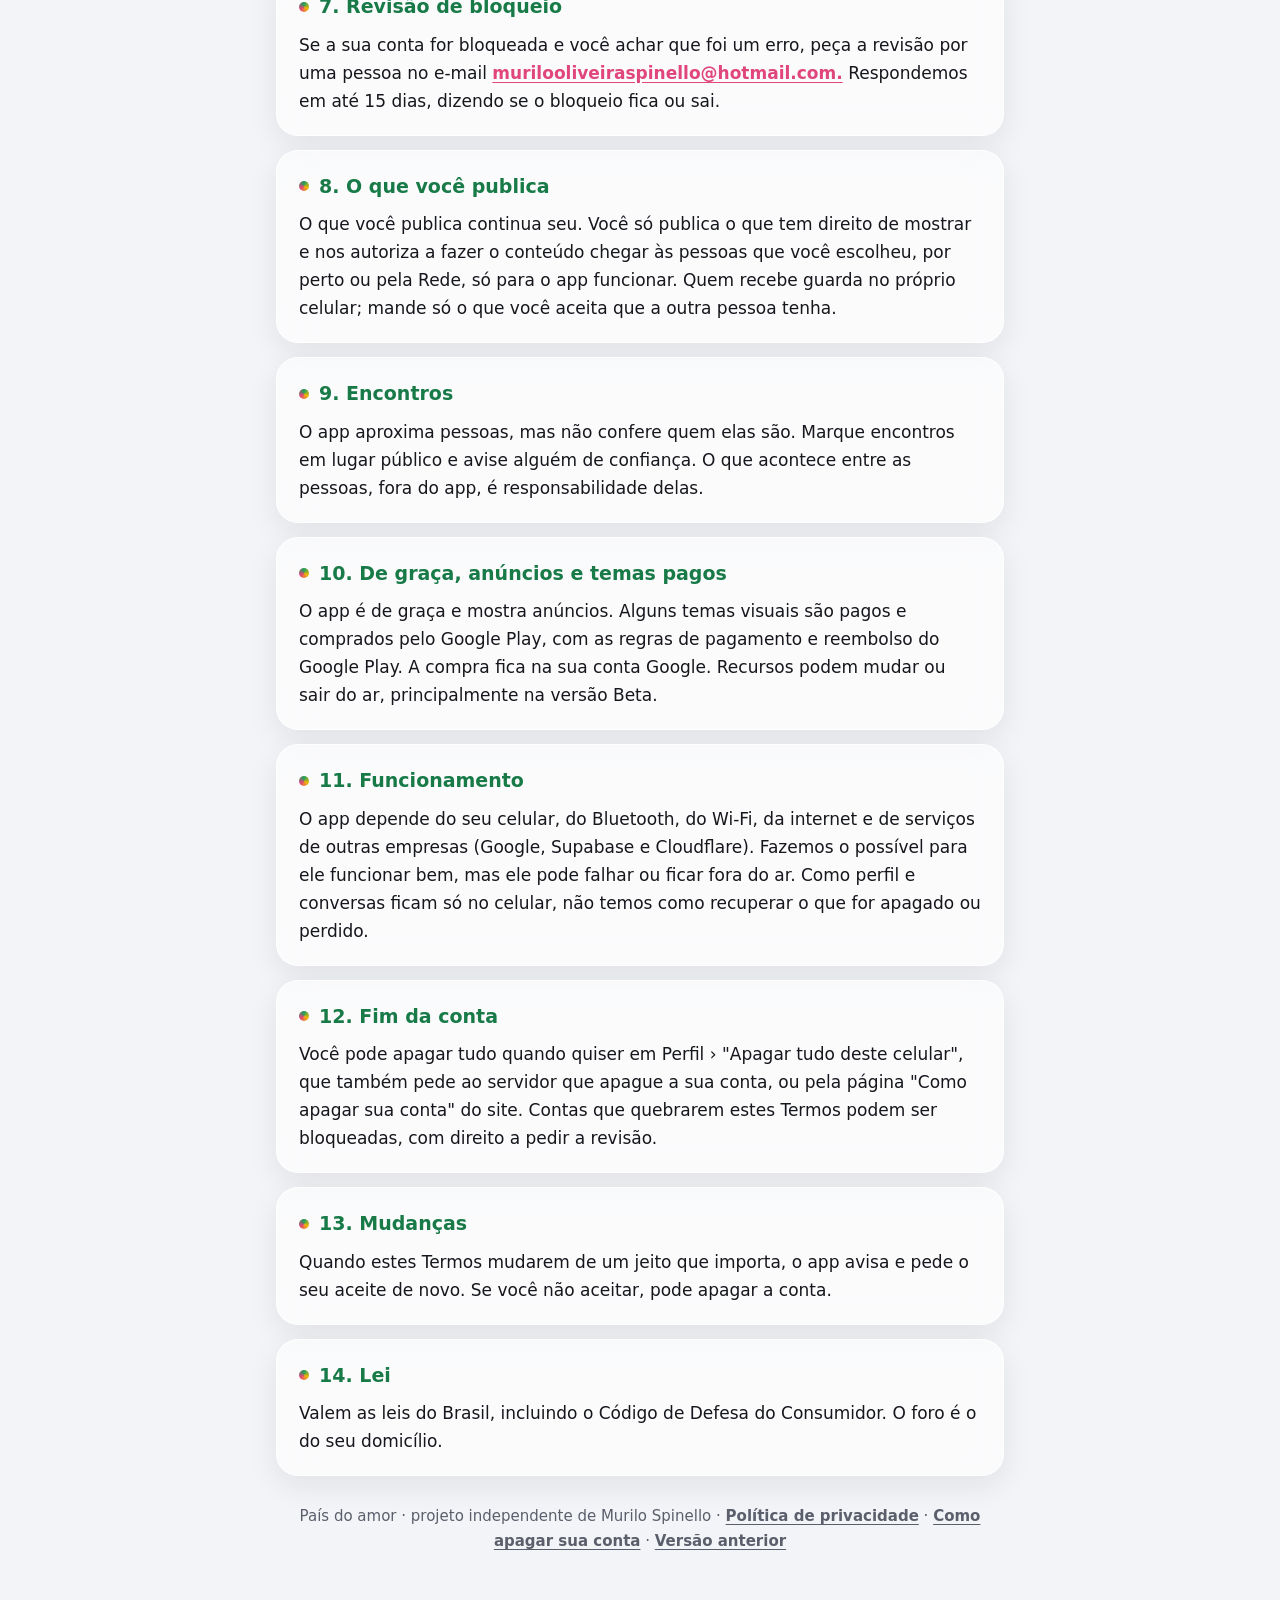
<file: termos-v2.html>
<!doctype html>
<html lang="pt-BR">
<head>
  <meta charset="utf-8">
  <meta name="viewport" content="width=device-width, initial-scale=1">
  <title>Termos de uso · País do amor</title>
  <link rel="icon" href="simbolo.svg" type="image/svg+xml">
  <link rel="stylesheet" href="estilo.css">
</head>
<body>
  <div class="faixa"></div>
  <main>
    <a class="topo" href="./"><img src="simbolo.svg" alt="" width="56"><span>País do amor</span></a>
    <h1>Termos de uso</h1>
    <p class="versao">Versão 2 · a mesma que o app mostra · atualizada em 25/11/2026</p>

    <section class="cartao">
      <h2>1. Aceite</h2>
      <p>Ao criar a conta você aceita estes Termos e a Política de privacidade. Se não concordar, não use o app. O País do amor é um projeto independente de Murilo Spinello, pessoa física (contato: <a href="mailto:murilooliveiraspinello@hotmail.com">murilooliveiraspinello@hotmail.com</a>).</p>
    </section>

    <section class="cartao">
      <h2>2. Só para maiores de 18</h2>
      <p>O País do amor é só para maiores de 18 anos. A idade é confirmada pelo Google Play; quem não for confirmado não entra. Conta de menor é bloqueada.</p>
    </section>

    <section class="cartao">
      <h2>3. Sua conta</h2>
      <p>A conta é pessoal e entra com a sua conta Google. Você é responsável pelo que faz com ela e pelo que escreve, mostra e manda. Cuide do seu celular: perfil e conversas ficam nele.</p>
    </section>

    <section class="cartao">
      <h2>4. O que não pode</h2>
      <p>É proibido: qualquer conteúdo ou contato sexual com criança ou adolescente; assédio, ameaça e perseguição; divulgar foto ou vídeo íntimo sem consentimento; discurso de ódio e discriminação; golpes, pedidos de dinheiro e venda de sexo ou de conteúdo; nudez nas partes públicas do perfil; perfis falsos ou se passar por outra pessoa; tentar burlar a verificação de idade, a conferência de conteúdo, os bloqueios ou o servidor.</p>
    </section>

    <section class="cartao">
      <h2>5. Conferência de conteúdo</h2>
      <p>O app confere, dentro do seu celular, o nome, a bio, as descrições e as fotos públicas antes de salvar. Texto recusado não é salvo. Na décima tentativa recusada a conta é bloqueada (a contagem volta a zero depois de 7 dias sem recusa). Foto com nudez num post sem a marca de explícito é marcada como explícita. Conteúdo explícito sempre aparece coberto, com aviso.</p>
    </section>

    <section class="cartao">
      <h2>6. Denúncias e bloqueio</h2>
      <p>Você pode bloquear ou denunciar qualquer pessoa pelo perfil dela; quem denuncia não vê mais a pessoa denunciada. A denúncia vai para o servidor com o motivo, o que você escreveu e os dados do perfil denunciado (a conversa, com as fotos e os vídeos, só quando envolve criança ou adolescente, cifrada de um jeito que só o responsável pelo app abre) e é revisada pelo responsável pelo app. Se 5 pessoas diferentes denunciarem a mesma conta em 7 dias, ela é bloqueada na hora, até a revisão. Os casos com criança ou adolescente são comunicados às autoridades. Em caso de crime, ligue 190 ou Disque 100.</p>
    </section>

    <section class="cartao">
      <h2>7. Revisão de bloqueio</h2>
      <p>Se a sua conta for bloqueada e você achar que foi um erro, peça a revisão por uma pessoa no e-mail <a href="mailto:murilooliveiraspinello@hotmail.com.">murilooliveiraspinello@hotmail.com.</a> Respondemos em até 15 dias, dizendo se o bloqueio fica ou sai.</p>
    </section>

    <section class="cartao">
      <h2>8. O que você publica</h2>
      <p>O que você publica continua seu. Você só publica o que tem direito de mostrar e nos autoriza a fazer o conteúdo chegar às pessoas que você escolheu, por perto ou pela Rede, só para o app funcionar. Quem recebe guarda no próprio celular; mande só o que você aceita que a outra pessoa tenha.</p>
    </section>

    <section class="cartao">
      <h2>9. Encontros</h2>
      <p>O app aproxima pessoas, mas não confere quem elas são. Marque encontros em lugar público e avise alguém de confiança. O que acontece entre as pessoas, fora do app, é responsabilidade delas.</p>
    </section>

    <section class="cartao">
      <h2>10. De graça, anúncios e temas pagos</h2>
      <p>O app é de graça e mostra anúncios. Alguns temas visuais são pagos e comprados pelo Google Play, com as regras de pagamento e reembolso do Google Play. A compra fica na sua conta Google. Recursos podem mudar ou sair do ar, principalmente na versão Beta.</p>
    </section>

    <section class="cartao">
      <h2>11. Funcionamento</h2>
      <p>O app depende do seu celular, do Bluetooth, do Wi-Fi, da internet e de serviços de outras empresas (Google, Supabase e Cloudflare). Fazemos o possível para ele funcionar bem, mas ele pode falhar ou ficar fora do ar. Como perfil e conversas ficam só no celular, não temos como recuperar o que for apagado ou perdido.</p>
    </section>

    <section class="cartao">
      <h2>12. Fim da conta</h2>
      <p>Você pode apagar tudo quando quiser em Perfil › "Apagar tudo deste celular", que também pede ao servidor que apague a sua conta, ou pela página "Como apagar sua conta" do site. Contas que quebrarem estes Termos podem ser bloqueadas, com direito a pedir a revisão.</p>
    </section>

    <section class="cartao">
      <h2>13. Mudanças</h2>
      <p>Quando estes Termos mudarem de um jeito que importa, o app avisa e pede o seu aceite de novo. Se você não aceitar, pode apagar a conta.</p>
    </section>

    <section class="cartao">
      <h2>14. Lei</h2>
      <p>Valem as leis do Brasil, incluindo o Código de Defesa do Consumidor. O foro é o do seu domicílio.</p>
    </section>

    <footer>País do amor · projeto independente de Murilo Spinello · <a href="privacidade.html">Política de privacidade</a> · <a href="apagar-dados.html">Como apagar sua conta</a> · <a href="termos-v1.html">Versão anterior</a></footer>
  </main>
</body>
</html>
</file>
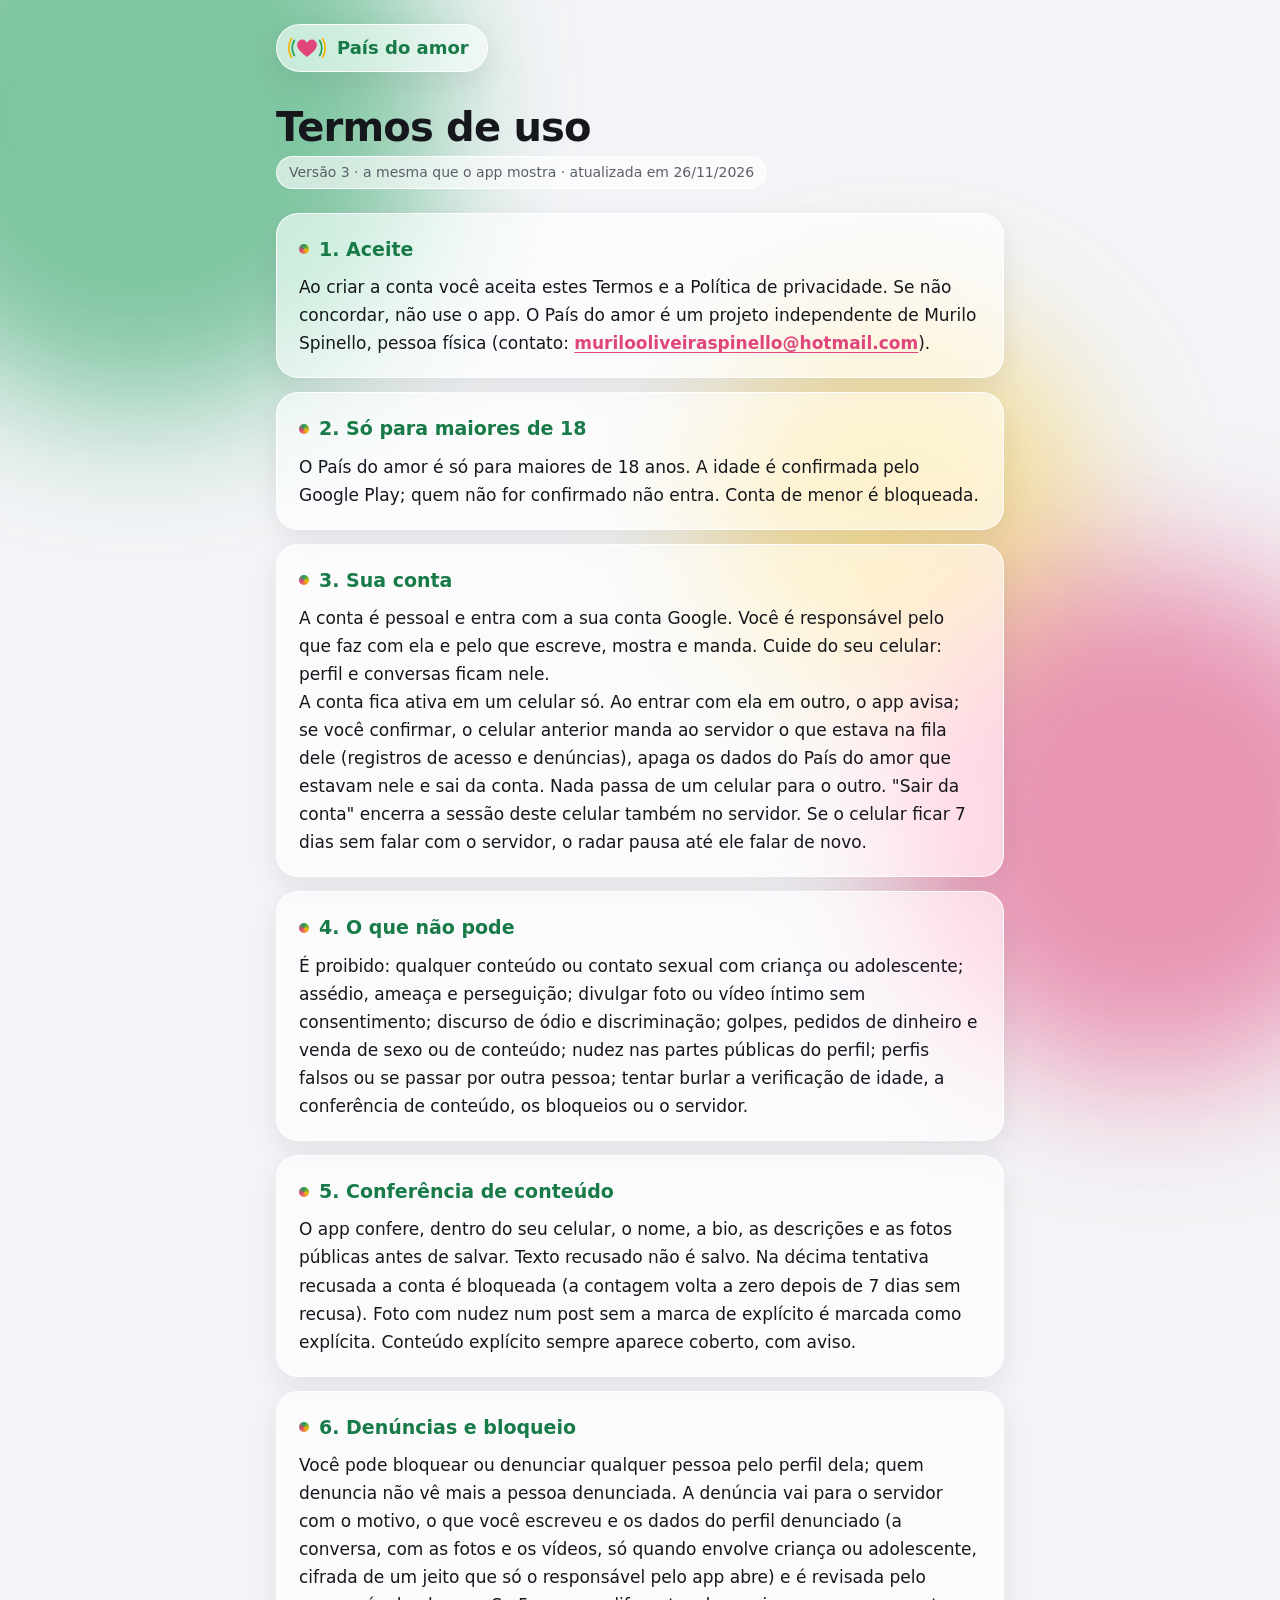
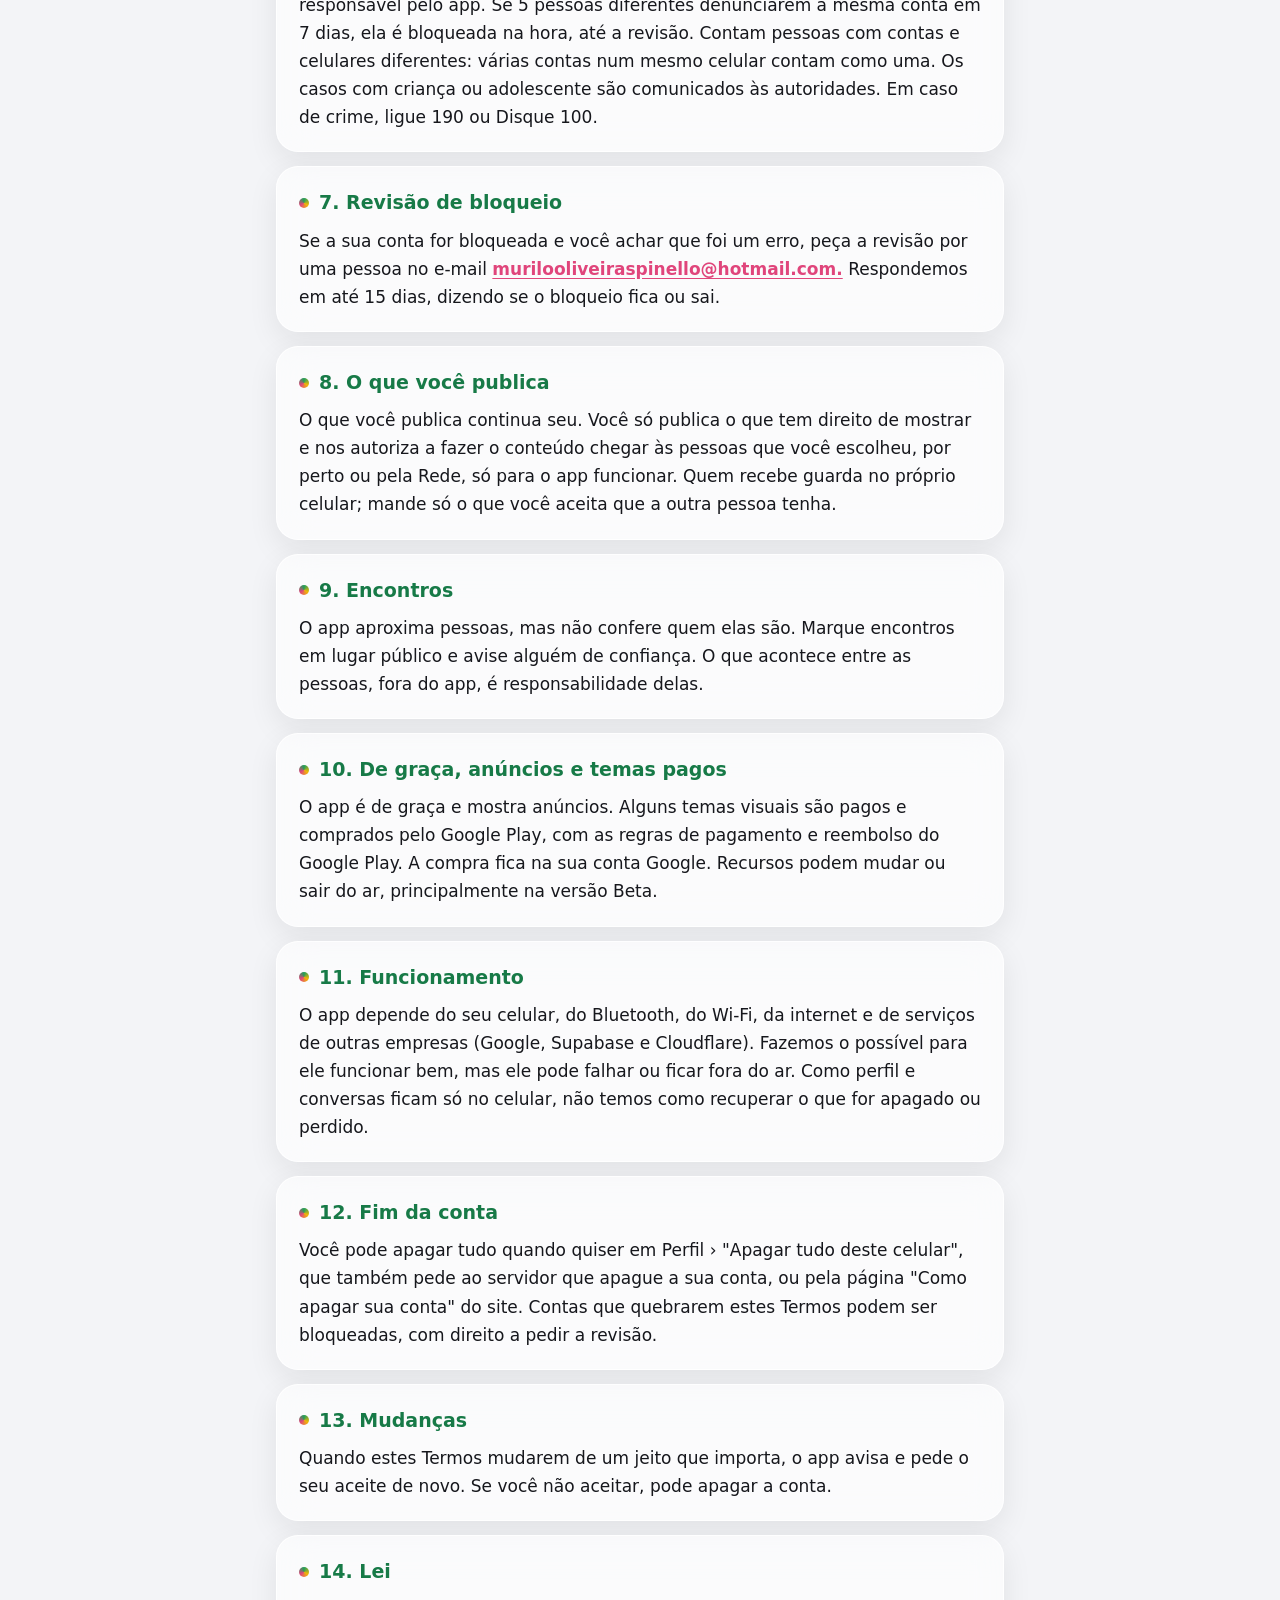
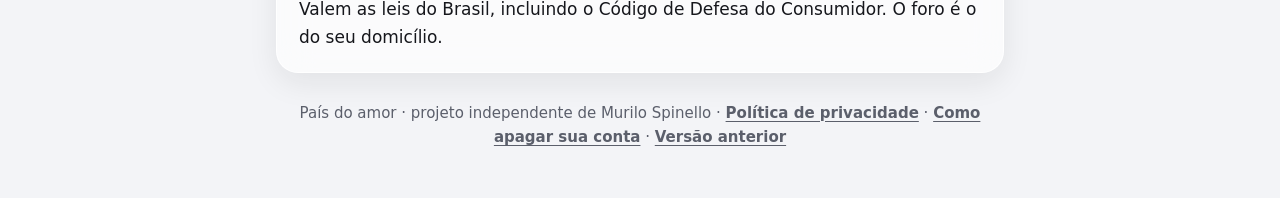
<file: termos.html>
<!doctype html>
<html lang="pt-BR">
<head>
  <meta charset="utf-8">
  <meta name="viewport" content="width=device-width, initial-scale=1">
  <title>Termos de uso · País do amor</title>
  <link rel="icon" href="simbolo.svg" type="image/svg+xml">
  <link rel="stylesheet" href="estilo.css">
</head>
<body>
  <div class="faixa"></div>
  <main>
    <a class="topo" href="./"><img src="simbolo.svg" alt="" width="56"><span>País do amor</span></a>
    <h1>Termos de uso</h1>
    <p class="versao">Versão 3 · a mesma que o app mostra · atualizada em 26/11/2026</p>

    <section class="cartao">
      <h2>1. Aceite</h2>
      <p>Ao criar a conta você aceita estes Termos e a Política de privacidade. Se não concordar, não use o app. O País do amor é um projeto independente de Murilo Spinello, pessoa física (contato: <a href="mailto:murilooliveiraspinello@hotmail.com">murilooliveiraspinello@hotmail.com</a>).</p>
    </section>

    <section class="cartao">
      <h2>2. Só para maiores de 18</h2>
      <p>O País do amor é só para maiores de 18 anos. A idade é confirmada pelo Google Play; quem não for confirmado não entra. Conta de menor é bloqueada.</p>
    </section>

    <section class="cartao">
      <h2>3. Sua conta</h2>
      <p>A conta é pessoal e entra com a sua conta Google. Você é responsável pelo que faz com ela e pelo que escreve, mostra e manda. Cuide do seu celular: perfil e conversas ficam nele.</p>
      <p>A conta fica ativa em um celular só. Ao entrar com ela em outro, o app avisa; se você confirmar, o celular anterior manda ao servidor o que estava na fila dele (registros de acesso e denúncias), apaga os dados do País do amor que estavam nele e sai da conta. Nada passa de um celular para o outro. "Sair da conta" encerra a sessão deste celular também no servidor. Se o celular ficar 7 dias sem falar com o servidor, o radar pausa até ele falar de novo.</p>
    </section>

    <section class="cartao">
      <h2>4. O que não pode</h2>
      <p>É proibido: qualquer conteúdo ou contato sexual com criança ou adolescente; assédio, ameaça e perseguição; divulgar foto ou vídeo íntimo sem consentimento; discurso de ódio e discriminação; golpes, pedidos de dinheiro e venda de sexo ou de conteúdo; nudez nas partes públicas do perfil; perfis falsos ou se passar por outra pessoa; tentar burlar a verificação de idade, a conferência de conteúdo, os bloqueios ou o servidor.</p>
    </section>

    <section class="cartao">
      <h2>5. Conferência de conteúdo</h2>
      <p>O app confere, dentro do seu celular, o nome, a bio, as descrições e as fotos públicas antes de salvar. Texto recusado não é salvo. Na décima tentativa recusada a conta é bloqueada (a contagem volta a zero depois de 7 dias sem recusa). Foto com nudez num post sem a marca de explícito é marcada como explícita. Conteúdo explícito sempre aparece coberto, com aviso.</p>
    </section>

    <section class="cartao">
      <h2>6. Denúncias e bloqueio</h2>
      <p>Você pode bloquear ou denunciar qualquer pessoa pelo perfil dela; quem denuncia não vê mais a pessoa denunciada. A denúncia vai para o servidor com o motivo, o que você escreveu e os dados do perfil denunciado (a conversa, com as fotos e os vídeos, só quando envolve criança ou adolescente, cifrada de um jeito que só o responsável pelo app abre) e é revisada pelo responsável pelo app. Se 5 pessoas diferentes denunciarem a mesma conta em 7 dias, ela é bloqueada na hora, até a revisão. Contam pessoas com contas e celulares diferentes: várias contas num mesmo celular contam como uma. Os casos com criança ou adolescente são comunicados às autoridades. Em caso de crime, ligue 190 ou Disque 100.</p>
    </section>

    <section class="cartao">
      <h2>7. Revisão de bloqueio</h2>
      <p>Se a sua conta for bloqueada e você achar que foi um erro, peça a revisão por uma pessoa no e-mail <a href="mailto:murilooliveiraspinello@hotmail.com.">murilooliveiraspinello@hotmail.com.</a> Respondemos em até 15 dias, dizendo se o bloqueio fica ou sai.</p>
    </section>

    <section class="cartao">
      <h2>8. O que você publica</h2>
      <p>O que você publica continua seu. Você só publica o que tem direito de mostrar e nos autoriza a fazer o conteúdo chegar às pessoas que você escolheu, por perto ou pela Rede, só para o app funcionar. Quem recebe guarda no próprio celular; mande só o que você aceita que a outra pessoa tenha.</p>
    </section>

    <section class="cartao">
      <h2>9. Encontros</h2>
      <p>O app aproxima pessoas, mas não confere quem elas são. Marque encontros em lugar público e avise alguém de confiança. O que acontece entre as pessoas, fora do app, é responsabilidade delas.</p>
    </section>

    <section class="cartao">
      <h2>10. De graça, anúncios e temas pagos</h2>
      <p>O app é de graça e mostra anúncios. Alguns temas visuais são pagos e comprados pelo Google Play, com as regras de pagamento e reembolso do Google Play. A compra fica na sua conta Google. Recursos podem mudar ou sair do ar, principalmente na versão Beta.</p>
    </section>

    <section class="cartao">
      <h2>11. Funcionamento</h2>
      <p>O app depende do seu celular, do Bluetooth, do Wi-Fi, da internet e de serviços de outras empresas (Google, Supabase e Cloudflare). Fazemos o possível para ele funcionar bem, mas ele pode falhar ou ficar fora do ar. Como perfil e conversas ficam só no celular, não temos como recuperar o que for apagado ou perdido.</p>
    </section>

    <section class="cartao">
      <h2>12. Fim da conta</h2>
      <p>Você pode apagar tudo quando quiser em Perfil › "Apagar tudo deste celular", que também pede ao servidor que apague a sua conta, ou pela página "Como apagar sua conta" do site. Contas que quebrarem estes Termos podem ser bloqueadas, com direito a pedir a revisão.</p>
    </section>

    <section class="cartao">
      <h2>13. Mudanças</h2>
      <p>Quando estes Termos mudarem de um jeito que importa, o app avisa e pede o seu aceite de novo. Se você não aceitar, pode apagar a conta.</p>
    </section>

    <section class="cartao">
      <h2>14. Lei</h2>
      <p>Valem as leis do Brasil, incluindo o Código de Defesa do Consumidor. O foro é o do seu domicílio.</p>
    </section>

    <footer>País do amor · projeto independente de Murilo Spinello · <a href="privacidade.html">Política de privacidade</a> · <a href="apagar-dados.html">Como apagar sua conta</a> · <a href="termos-v2.html">Versão anterior</a></footer>
  </main>
</body>
</html>
</file>
<file: estilo.css>
/* Visual do app: fundo vivo com as cores da marca (coração rosa, ondas verde e amarela),
   cartões de vidro por cima, botões em pílula e topo de vidro fixo. */
:root {
  --rosa: #E0457B;
  --verde: #1E9E5A;
  --verde-escuro: #177A47;
  --amarelo: #F2B705;
  --fundo: #F3F4F7;
  --vidro: rgba(255, 255, 255, .62);
  --vidro-borda: rgba(255, 255, 255, .85);
  --texto: #16171C;
  --texto-suave: #5B5F6B;
  --sombra: 0 10px 30px rgba(22, 23, 28, .08);
  --mancha: .55;
}
@media (prefers-color-scheme: dark) {
  :root {
    --verde-escuro: #5BD496;
    --fundo: #0E0F14;
    --vidro: rgba(30, 32, 42, .58);
    --vidro-borda: rgba(255, 255, 255, .10);
    --texto: #F2F3F7;
    --texto-suave: #A6AAB7;
    --sombra: 0 10px 30px rgba(0, 0, 0, .35);
    --mancha: .38;
  }
}

* { box-sizing: border-box; }
html { scroll-behavior: smooth; }

body {
  margin: 0;
  min-height: 100vh;
  background: var(--fundo);
  color: var(--texto);
  font: 17px/1.65 "Nunito", "Segoe UI", system-ui, -apple-system, Roboto, sans-serif;
  overflow-x: hidden;
}

/* Fundo vivo: três manchas das cores da marca, desfocadas e andando devagar */
body::before, body::after, .faixa {
  content: "";
  position: fixed;
  z-index: -1;
  border-radius: 50%;
  filter: blur(70px);
  opacity: var(--mancha);
  pointer-events: none;
}
body::before { width: 46vmax; height: 46vmax; top: -14vmax; left: -12vmax; background: var(--verde); animation: flutua 22s ease-in-out infinite alternate; }
body::after { width: 40vmax; height: 40vmax; bottom: -14vmax; right: -10vmax; background: var(--rosa); animation: flutua 26s ease-in-out infinite alternate-reverse; }
.faixa { width: 30vmax; height: 30vmax; top: 35%; left: 55%; background: var(--amarelo); opacity: calc(var(--mancha) * .7); animation: flutua 30s ease-in-out infinite alternate; }
@keyframes flutua { to { transform: translate(6vmax, 5vmax) scale(1.12); } }
@media (prefers-reduced-motion: reduce) { body::before, body::after, .faixa { animation: none; } }

main { max-width: 760px; margin: 0 auto; padding: 24px 16px 48px; }

/* Topo de vidro fixo */
.topo {
  position: sticky;
  top: 12px;
  z-index: 2;
  display: inline-flex;
  align-items: center;
  gap: 10px;
  padding: 8px 18px 8px 10px;
  border-radius: 999px;
  background: var(--vidro);
  border: 1px solid var(--vidro-borda);
  box-shadow: var(--sombra);
  backdrop-filter: blur(18px) saturate(1.4);
  -webkit-backdrop-filter: blur(18px) saturate(1.4);
  text-decoration: none;
  color: var(--verde-escuro);
}
.topo img { width: 40px; height: auto; }
.topo span { font-weight: 800; font-size: 18px; }

h1 { font-size: clamp(30px, 6vw, 40px); line-height: 1.15; margin: 32px 0 6px; letter-spacing: -.02em; }
.versao {
  display: inline-block;
  margin: 0 0 24px;
  padding: 4px 12px;
  border-radius: 999px;
  background: var(--vidro);
  border: 1px solid var(--vidro-borda);
  color: var(--texto-suave);
  font-size: 14px;
}

/* Cartões de vidro, como as janelas flutuantes do app */
.cartao {
  background: var(--vidro);
  border: 1px solid var(--vidro-borda);
  border-radius: 22px;
  padding: 20px 22px;
  margin: 0 0 14px;
  box-shadow: var(--sombra);
  backdrop-filter: blur(18px) saturate(1.4);
  -webkit-backdrop-filter: blur(18px) saturate(1.4);
  transition: transform .2s ease, box-shadow .2s ease;
}
.cartao:hover { transform: translateY(-2px); box-shadow: 0 16px 36px rgba(22, 23, 28, .12); }
.cartao h2 {
  display: flex;
  align-items: center;
  gap: 10px;
  font-size: 19px;
  margin: 0 0 8px;
  color: var(--verde-escuro);
}
/* Bolinha com as cores da marca antes de cada título */
.cartao h2::before {
  content: "";
  flex: none;
  width: 10px;
  height: 10px;
  border-radius: 50%;
  background: conic-gradient(var(--verde), var(--amarelo), var(--rosa), var(--verde));
}
.cartao p { margin: 0; }
.cartao ul { margin: 0; padding-left: 20px; }
.cartao li + li { margin-top: 8px; }
.cartao li::marker { color: var(--rosa); }

a { color: var(--rosa); font-weight: 700; text-underline-offset: 3px; }

/* Página inicial */
.inicio { text-align: center; padding-top: 56px; }
.inicio > img { width: 170px; height: auto; filter: drop-shadow(0 12px 24px rgba(224, 69, 123, .25)); animation: bate 2.4s ease-in-out infinite; }
@keyframes bate { 0%, 100% { transform: scale(1); } 12% { transform: scale(1.07); } 24% { transform: scale(1); } }
@media (prefers-reduced-motion: reduce) { .inicio > img { animation: none; } }
.inicio h1 {
  font-size: clamp(38px, 9vw, 54px);
  margin-top: 14px;
  background: linear-gradient(90deg, var(--verde-escuro), var(--verde) 55%, var(--rosa));
  -webkit-background-clip: text;
  background-clip: text;
  color: transparent;
}
.inicio .frase { font-size: 19px; color: var(--texto-suave); margin: 0 auto 28px; max-width: 520px; }

.selos { display: flex; flex-wrap: wrap; justify-content: center; gap: 8px; margin: 0 0 28px; padding: 0; list-style: none; }
.selos li {
  padding: 6px 14px;
  border-radius: 999px;
  background: var(--vidro);
  border: 1px solid var(--vidro-borda);
  backdrop-filter: blur(12px);
  -webkit-backdrop-filter: blur(12px);
  font-size: 15px;
  font-weight: 700;
}

.botoes { display: flex; flex-wrap: wrap; justify-content: center; gap: 12px; margin-bottom: 36px; }
.botao {
  display: inline-block;
  padding: 13px 24px;
  border-radius: 999px;
  background: linear-gradient(135deg, var(--verde), #17884C);
  color: #fff;
  font-weight: 800;
  text-decoration: none;
  box-shadow: 0 8px 20px rgba(30, 158, 90, .35);
  transition: transform .15s ease;
}
.botao:hover { transform: translateY(-2px); }
.botao.contorno {
  background: var(--vidro);
  color: var(--verde-escuro);
  border: 1px solid var(--vidro-borda);
  box-shadow: var(--sombra);
  backdrop-filter: blur(12px);
  -webkit-backdrop-filter: blur(12px);
}

.criador { text-align: left; }
.criador .links { margin-top: 12px; display: flex; gap: 10px; flex-wrap: wrap; }
.criador .links a {
  padding: 6px 14px;
  border-radius: 999px;
  border: 1px solid currentColor;
  text-decoration: none;
  font-size: 15px;
}

footer {
  margin-top: 28px;
  color: var(--texto-suave);
  font-size: 15px;
  text-align: center;
}
footer a { color: inherit; }
</file>
